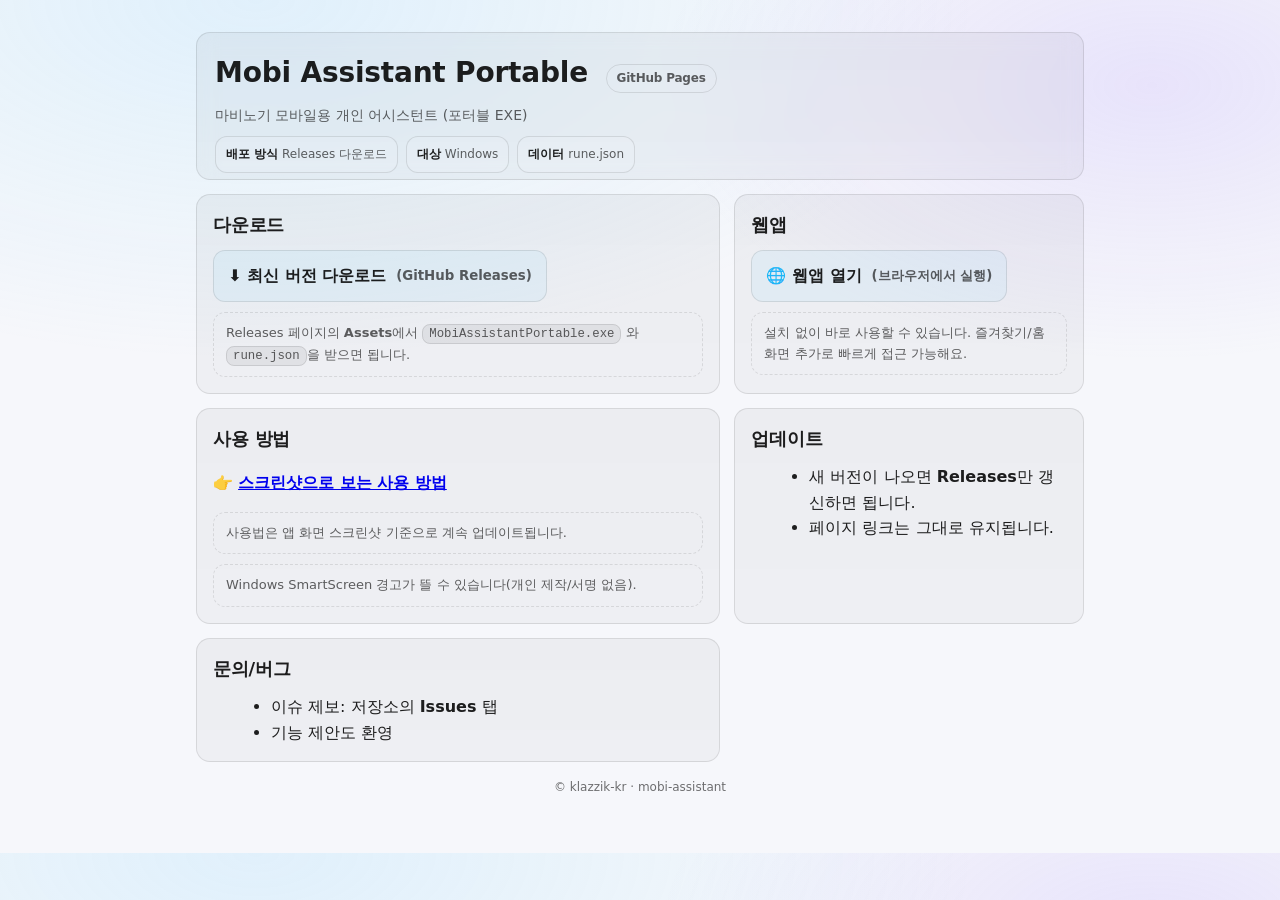
<file: index.html>
<!doctype html>
<html lang="ko">
<head>
  <meta charset="utf-8" />
  <meta name="viewport" content="width=device-width,initial-scale=1" />
  <title>Mobi Assistant Portable</title>

  <style>
    :root{
      /* 기본은 다크 톤 */
      color-scheme: dark;
      --bg: #0b0f19;
      --panel: rgba(255,255,255,0.06);
      --panel2: rgba(255,255,255,0.04);
      --text: rgba(255,255,255,0.92);
      --muted: rgba(255,255,255,0.68);
      --line: rgba(255,255,255,0.12);
      --accent: #7dd3fc;
      --accent2: #a78bfa;
      --ok: #34d399;
      --warn: #fbbf24;
      --radius: 14px;
    }

    /* 시스템이 라이트면 자동으로 라이트로 */
    @media (prefers-color-scheme: light){
      :root{
        color-scheme: light;
        --bg: #f6f7fb;
        --panel: rgba(0,0,0,0.04);
        --panel2: rgba(0,0,0,0.03);
        --text: rgba(0,0,0,0.88);
        --muted: rgba(0,0,0,0.62);
        --line: rgba(0,0,0,0.10);
        --accent: #0369a1;
        --accent2: #6d28d9;
        --ok: #059669;
        --warn: #b45309;
      }
    }

    *{ box-sizing:border-box; }
    body{
      margin:0;
      font-family: system-ui, -apple-system, "Segoe UI", "Apple SD Gothic Neo", "Noto Sans KR", Arial, sans-serif;
      background: radial-gradient(1200px 600px at 20% 0%, rgba(125,211,252,0.18), transparent 60%),
                  radial-gradient(900px 500px at 90% 10%, rgba(167,139,250,0.18), transparent 55%),
                  var(--bg);
      color: var(--text);
      line-height: 1.6;
    }

    .wrap{
      max-width: 920px;
      margin: 0 auto;
      padding: 32px 16px 56px;
    }

    header{
      padding: 18px 18px 6px;
      border: 1px solid var(--line);
      border-radius: var(--radius);
      background: linear-gradient(180deg, var(--panel), var(--panel2));
      backdrop-filter: blur(10px);
    }

    h1{
      margin: 0 0 8px;
      font-size: 28px;
      letter-spacing: -0.2px;
    }
    .sub{
      margin: 0 0 10px;
      color: var(--muted);
      font-size: 14px;
    }

    .grid{
      margin-top: 14px;
      display: grid;
      grid-template-columns: 1.2fr 0.8fr;
      gap: 14px;
    }
    @media (max-width: 820px){
      .grid{ grid-template-columns: 1fr; }
    }

    .card{
      border: 1px solid var(--line);
      border-radius: var(--radius);
      background: linear-gradient(180deg, var(--panel), var(--panel2));
      padding: 16px;
    }

    h2{
      margin: 0 0 10px;
      font-size: 18px;
      letter-spacing: -0.2px;
    }

    .btn{
      display: inline-flex;
      align-items: center;
      gap: 10px;
      padding: 12px 14px;
      border-radius: 12px;
      border: 1px solid var(--line);
      text-decoration: none;
      color: var(--text);
      background: rgba(125,211,252,0.10);
      transition: transform .05s ease, background .15s ease, border-color .15s ease;
      font-weight: 700;
    }
    .btn:hover{
      background: rgba(125,211,252,0.18);
      border-color: rgba(125,211,252,0.35);
      transform: translateY(-1px);
    }
    .btn small{
      font-weight: 600;
      color: var(--muted);
    }

    .pill{
      display:inline-block;
      padding: 4px 10px;
      border-radius: 999px;
      border: 1px solid var(--line);
      color: var(--muted);
      font-size: 12px;
      margin-left: 8px;
    }

    ol, ul{ margin: 10px 0 0 18px; }
    code{
      font-family: ui-monospace, SFMono-Regular, Menlo, Monaco, Consolas, "Liberation Mono", monospace;
      font-size: 0.95em;
      background: rgba(0,0,0,0.22);
      padding: 2px 6px;
      border-radius: 8px;
      border: 1px solid var(--line);
    }
    @media (prefers-color-scheme: light){
      code{ background: rgba(0,0,0,0.06); }
    }

    .note{
      margin-top: 10px;
      padding: 10px 12px;
      border-radius: 12px;
      border: 1px dashed var(--line);
      color: var(--muted);
      background: rgba(255,255,255,0.03);
      font-size: 13px;
    }

    footer{
      margin-top: 16px;
      color: var(--muted);
      font-size: 12px;
      text-align: center;
      opacity: .9;
    }

    .kvs{
      display:flex;
      flex-wrap: wrap;
      gap: 8px;
      margin-top: 10px;
    }
    .kv{
      padding: 8px 10px;
      border: 1px solid var(--line);
      border-radius: 12px;
      background: rgba(255,255,255,0.03);
      color: var(--muted);
      font-size: 12px;
    }
    .kv b{ color: var(--text); }
  </style>
</head>

<body>
  <div class="wrap">
    <header>
      <h1>Mobi Assistant Portable <span class="pill">GitHub Pages</span></h1>
      <p class="sub">마비노기 모바일용 개인 어시스턴트 (포터블 EXE)</p>

      <div class="kvs">
        <div class="kv"><b>배포 방식</b> Releases 다운로드</div>
        <div class="kv"><b>대상</b> Windows</div>
        <div class="kv"><b>데이터</b> rune.json</div>
      </div>
    </header>

    <div class="grid">
      <section class="card">
        <h2>다운로드</h2>
        <a class="btn" href="https://github.com/klazzik-kr/mobi-assistant/releases/latest">
          ⬇ 최신 버전 다운로드
          <small>(GitHub Releases)</small>
        </a>

        <div class="note">
          Releases 페이지의 <b>Assets</b>에서 <code>MobiAssistantPortable.exe</code> 와 <code>rune.json</code>을 받으면 됩니다.
        </div>
      </section>

      <section class="card">
        <h2>웹앱</h2>
        <a class="btn" href="./app/">
          🌐 웹앱 열기
          <small>(브라우저에서 실행)</small>
        </a>

        <div class="note">
          설치 없이 바로 사용할 수 있습니다. 즐겨찾기/홈화면 추가로 빠르게 접근 가능해요.
        </div>
      </section>

      <section class="card">
        <h2>사용 방법</h2>
        <p>
          👉 <a href="./usage.html"><b>스크린샷으로 보는 사용 방법</b></a>
        </p>
        <div class="note">
          사용법은 앱 화면 스크린샷 기준으로 계속 업데이트됩니다.
        </div>

        <div class="note">
          Windows SmartScreen 경고가 뜰 수 있습니다(개인 제작/서명 없음).
        </div>
      </section>

      <section class="card">
        <h2>업데이트</h2>
        <ul>
          <li>새 버전이 나오면 <b>Releases</b>만 갱신하면 됩니다.</li>
          <li>페이지 링크는 그대로 유지됩니다.</li>
        </ul>
      </section>

      <section class="card">
        <h2>문의/버그</h2>
        <ul>
          <li>이슈 제보: 저장소의 <b>Issues</b> 탭</li>
          <li>기능 제안도 환영</li>
        </ul>
      </section>
    </div>

    <footer>
      © klazzik-kr · mobi-assistant
    </footer>
  </div>
</body>
</html>
</file>
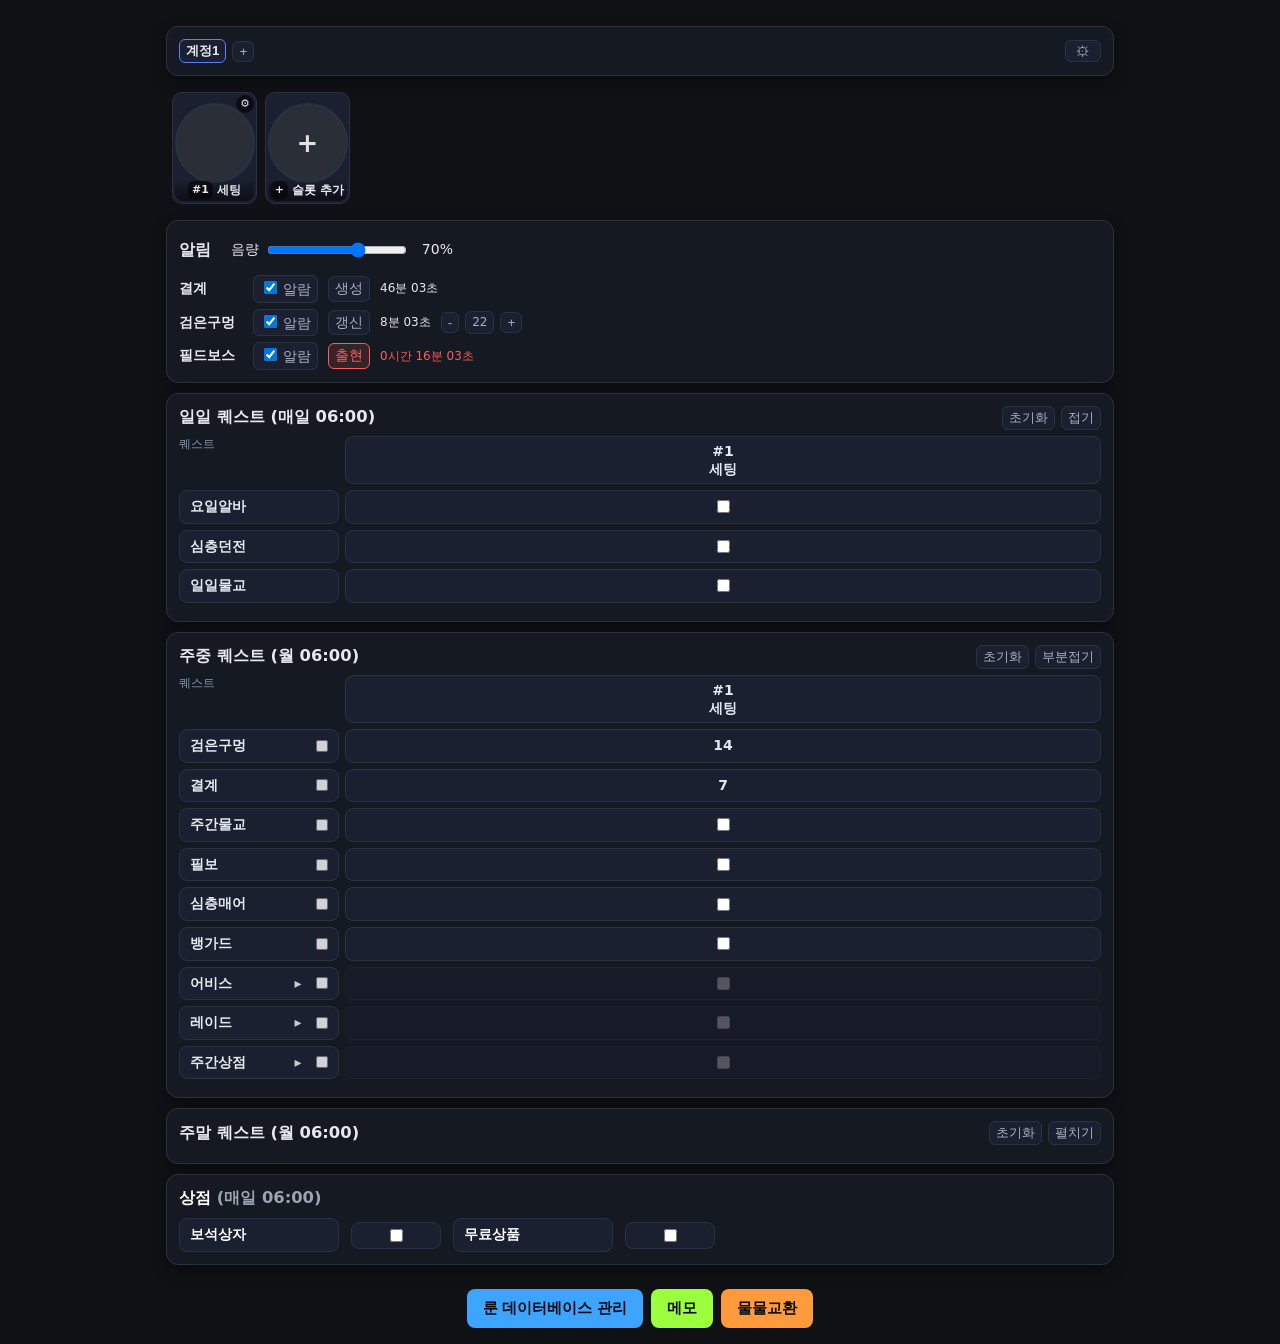
<file: app/index.html>
<!doctype html>
<html lang="ko">
<head>
    <meta charset="UTF-8" />
    <meta name="viewport" content="width=device-width, initial-scale=1.0" />
    <meta name="theme-color" content="#0f1115" />
    <title>게임 어시스턴스</title>
  <script type="module" crossorigin src="./assets/index-DM8sUW6i.js"></script>
  <link rel="stylesheet" crossorigin href="./assets/index-BHez_eud.css">
</head>
<body>
    <div id="root"></div>
</body>
</html>
</file>
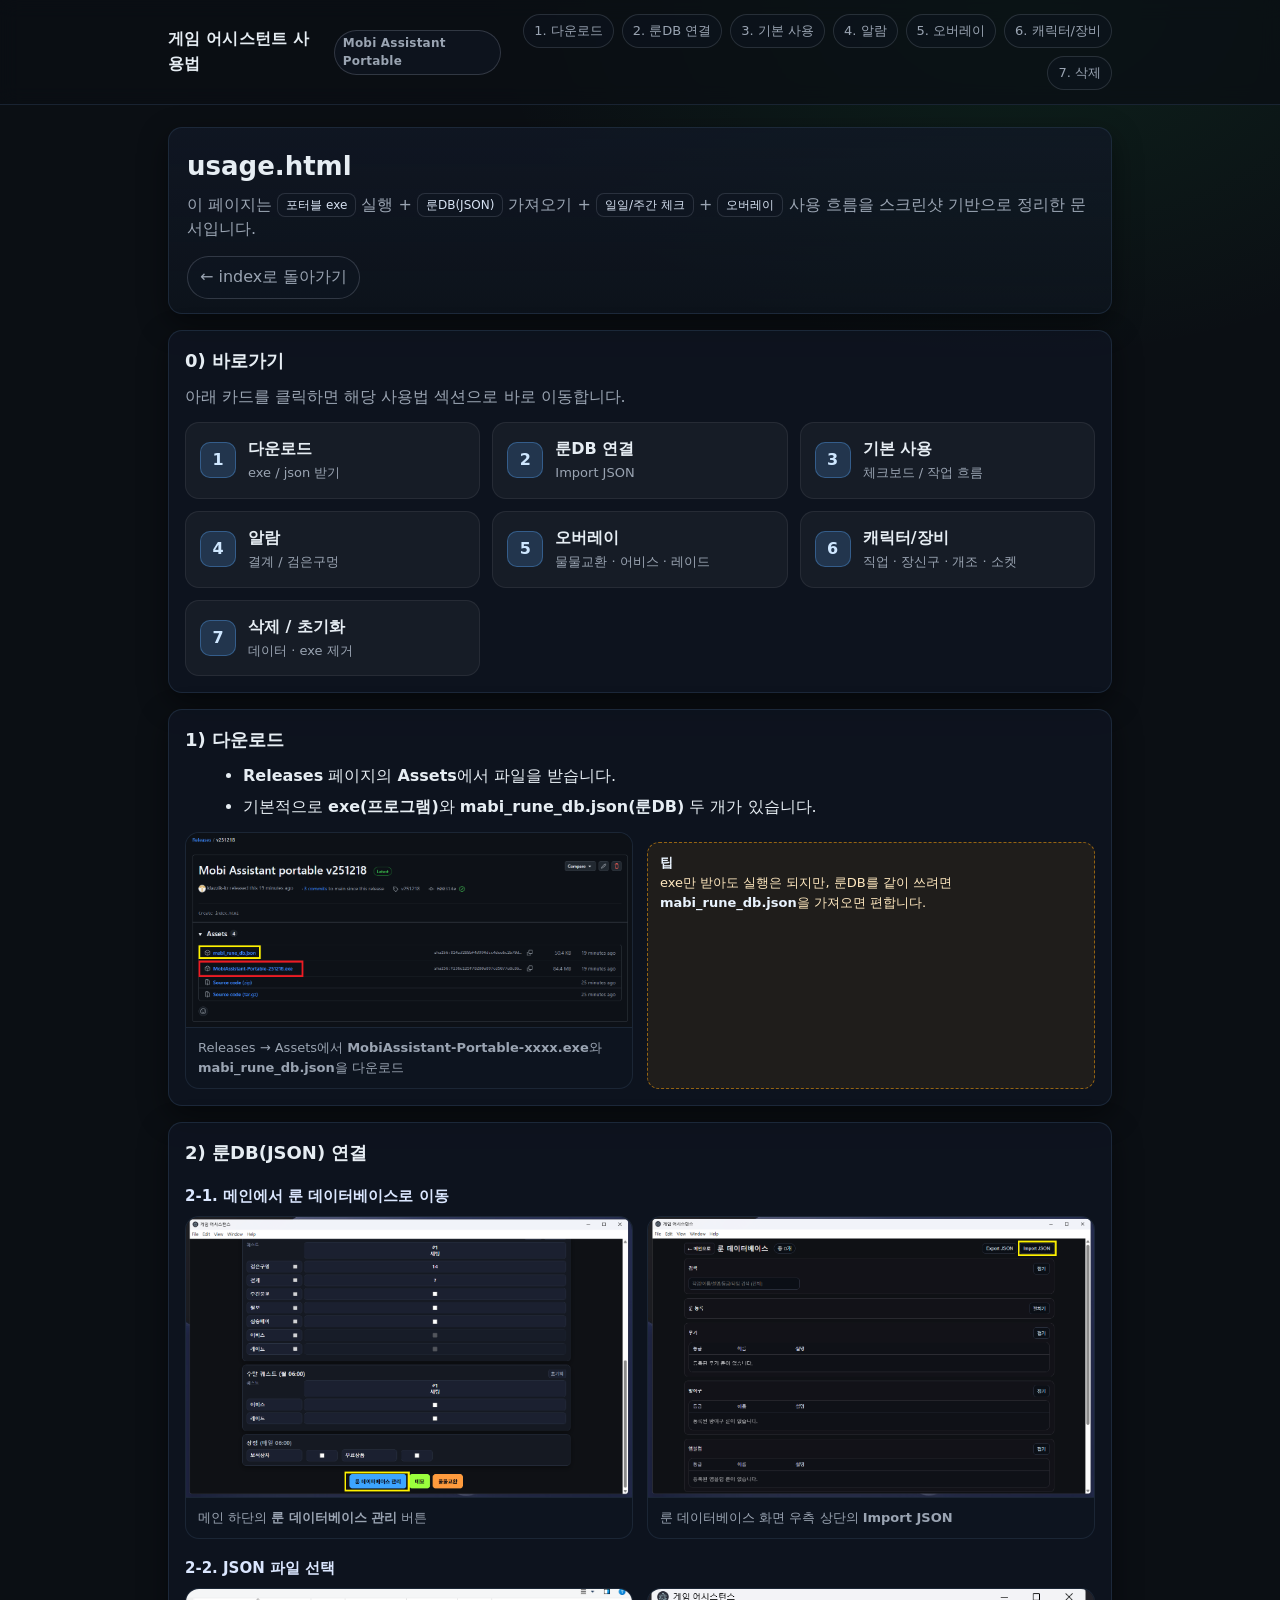
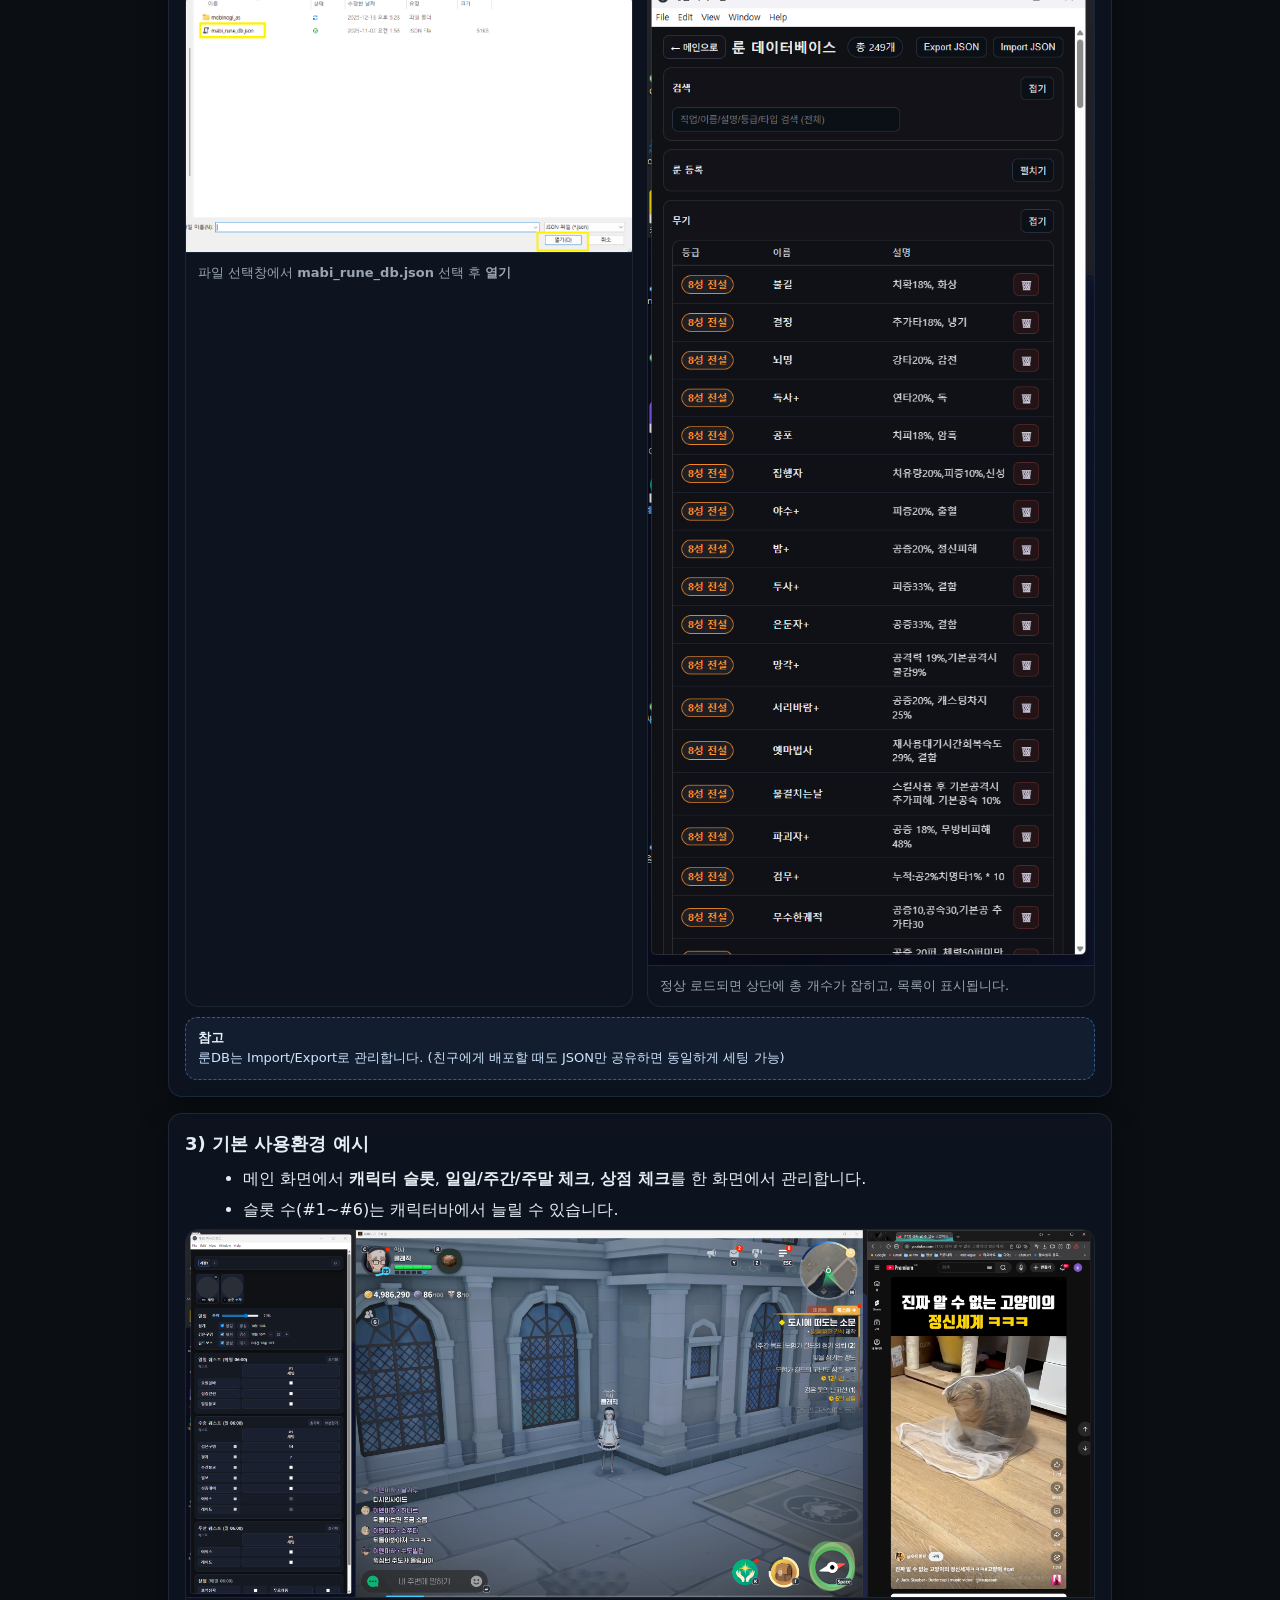
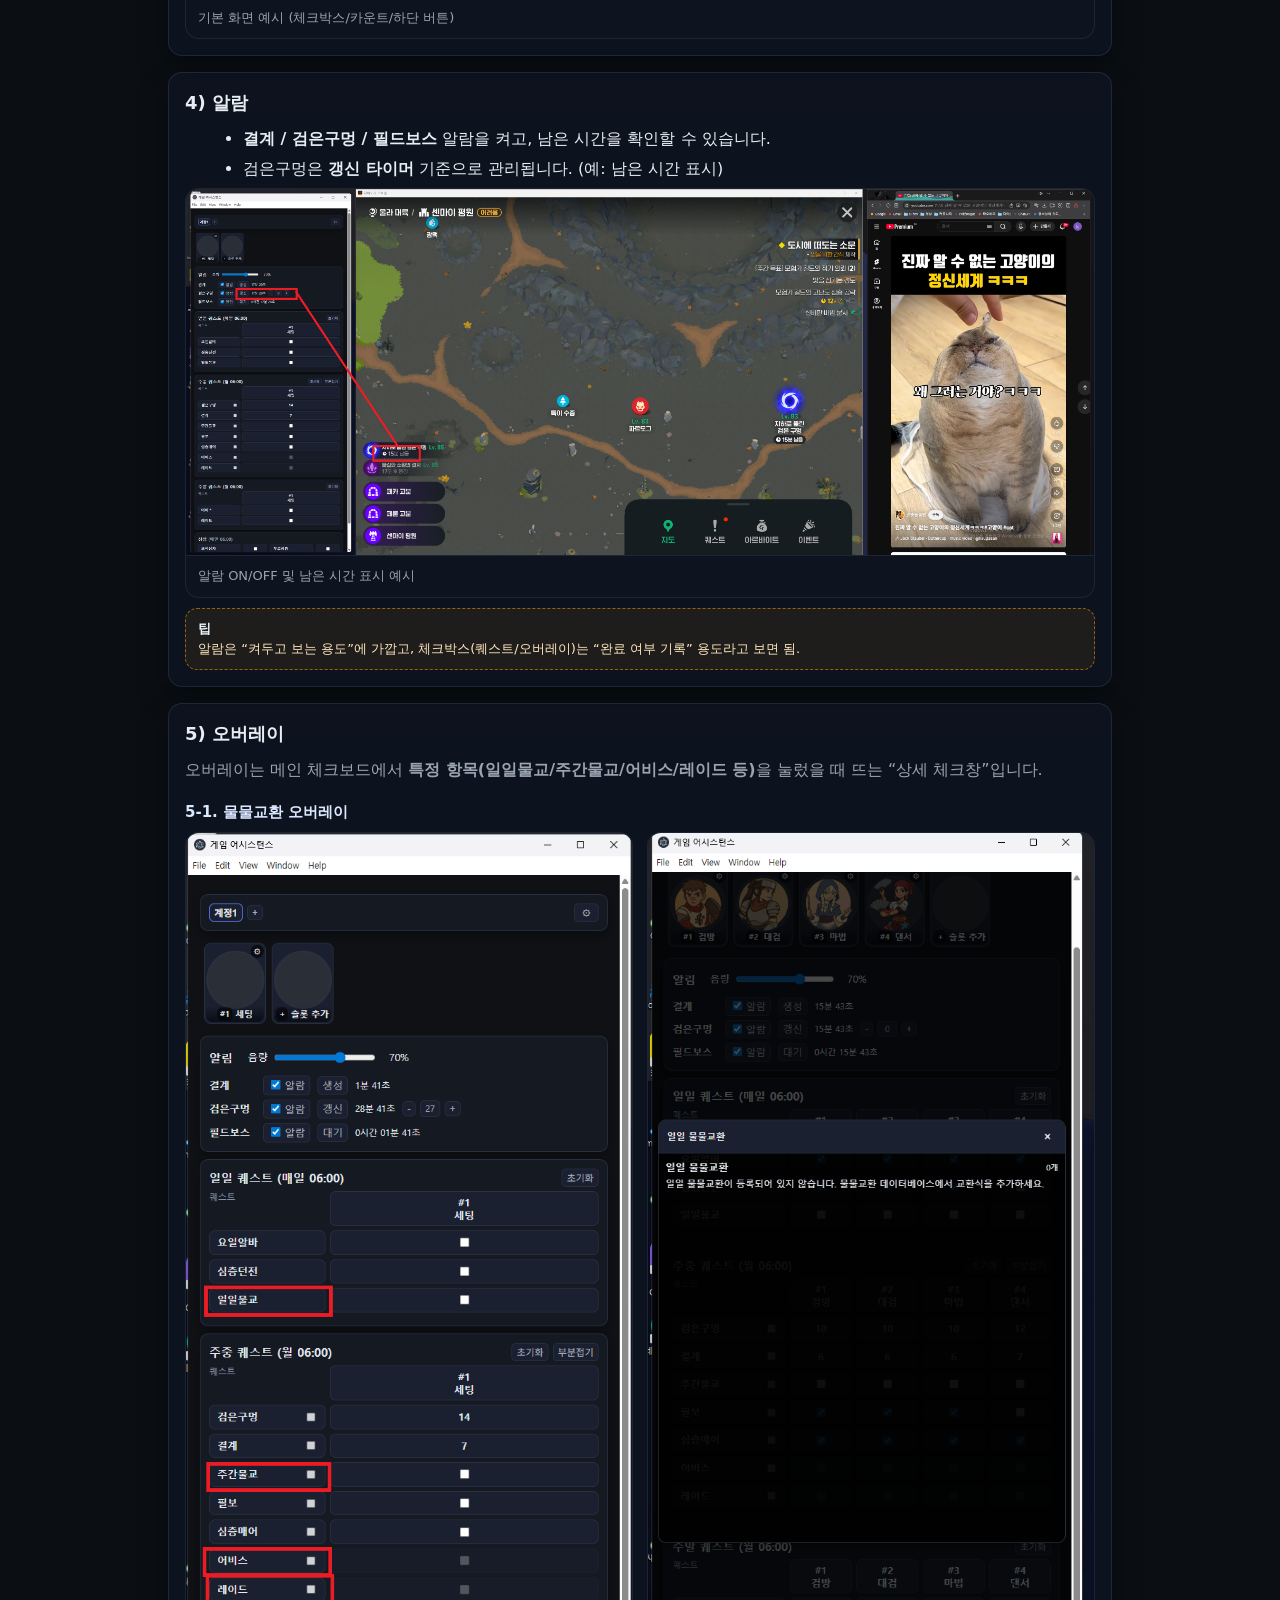
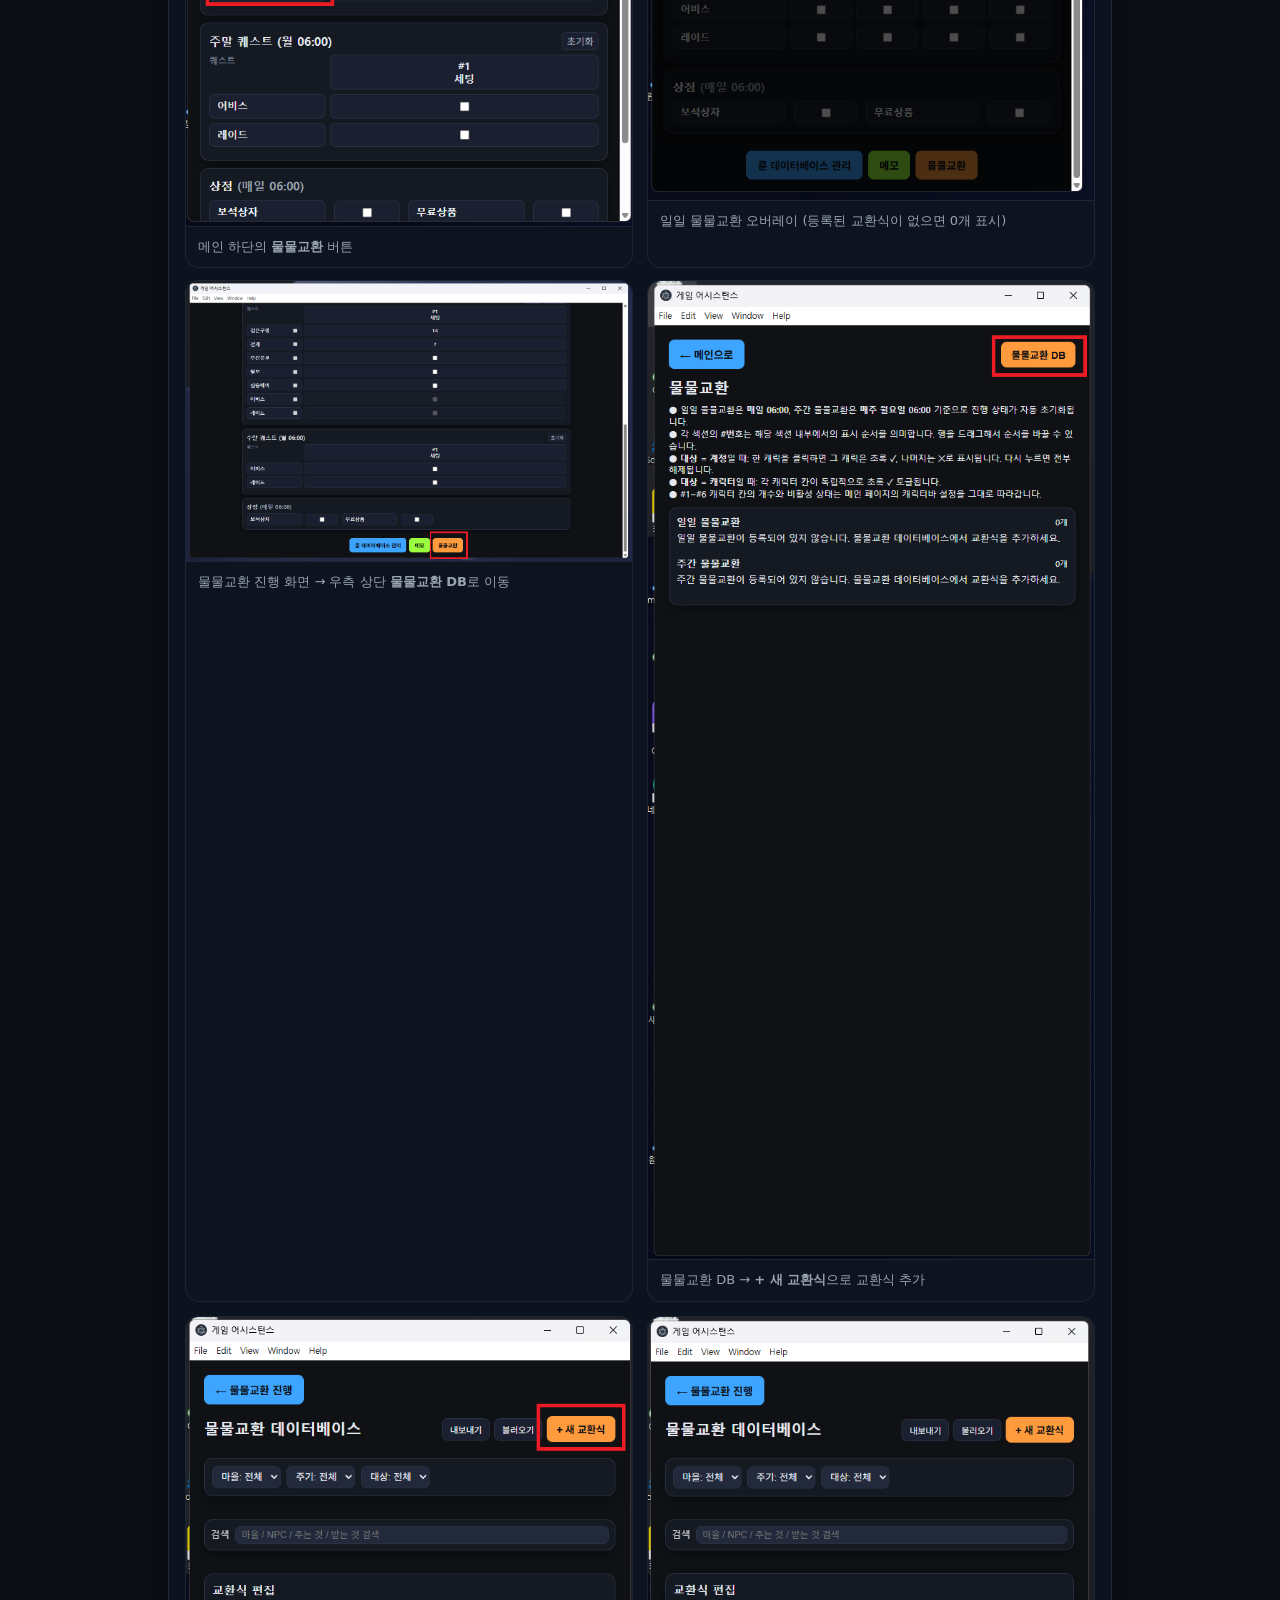
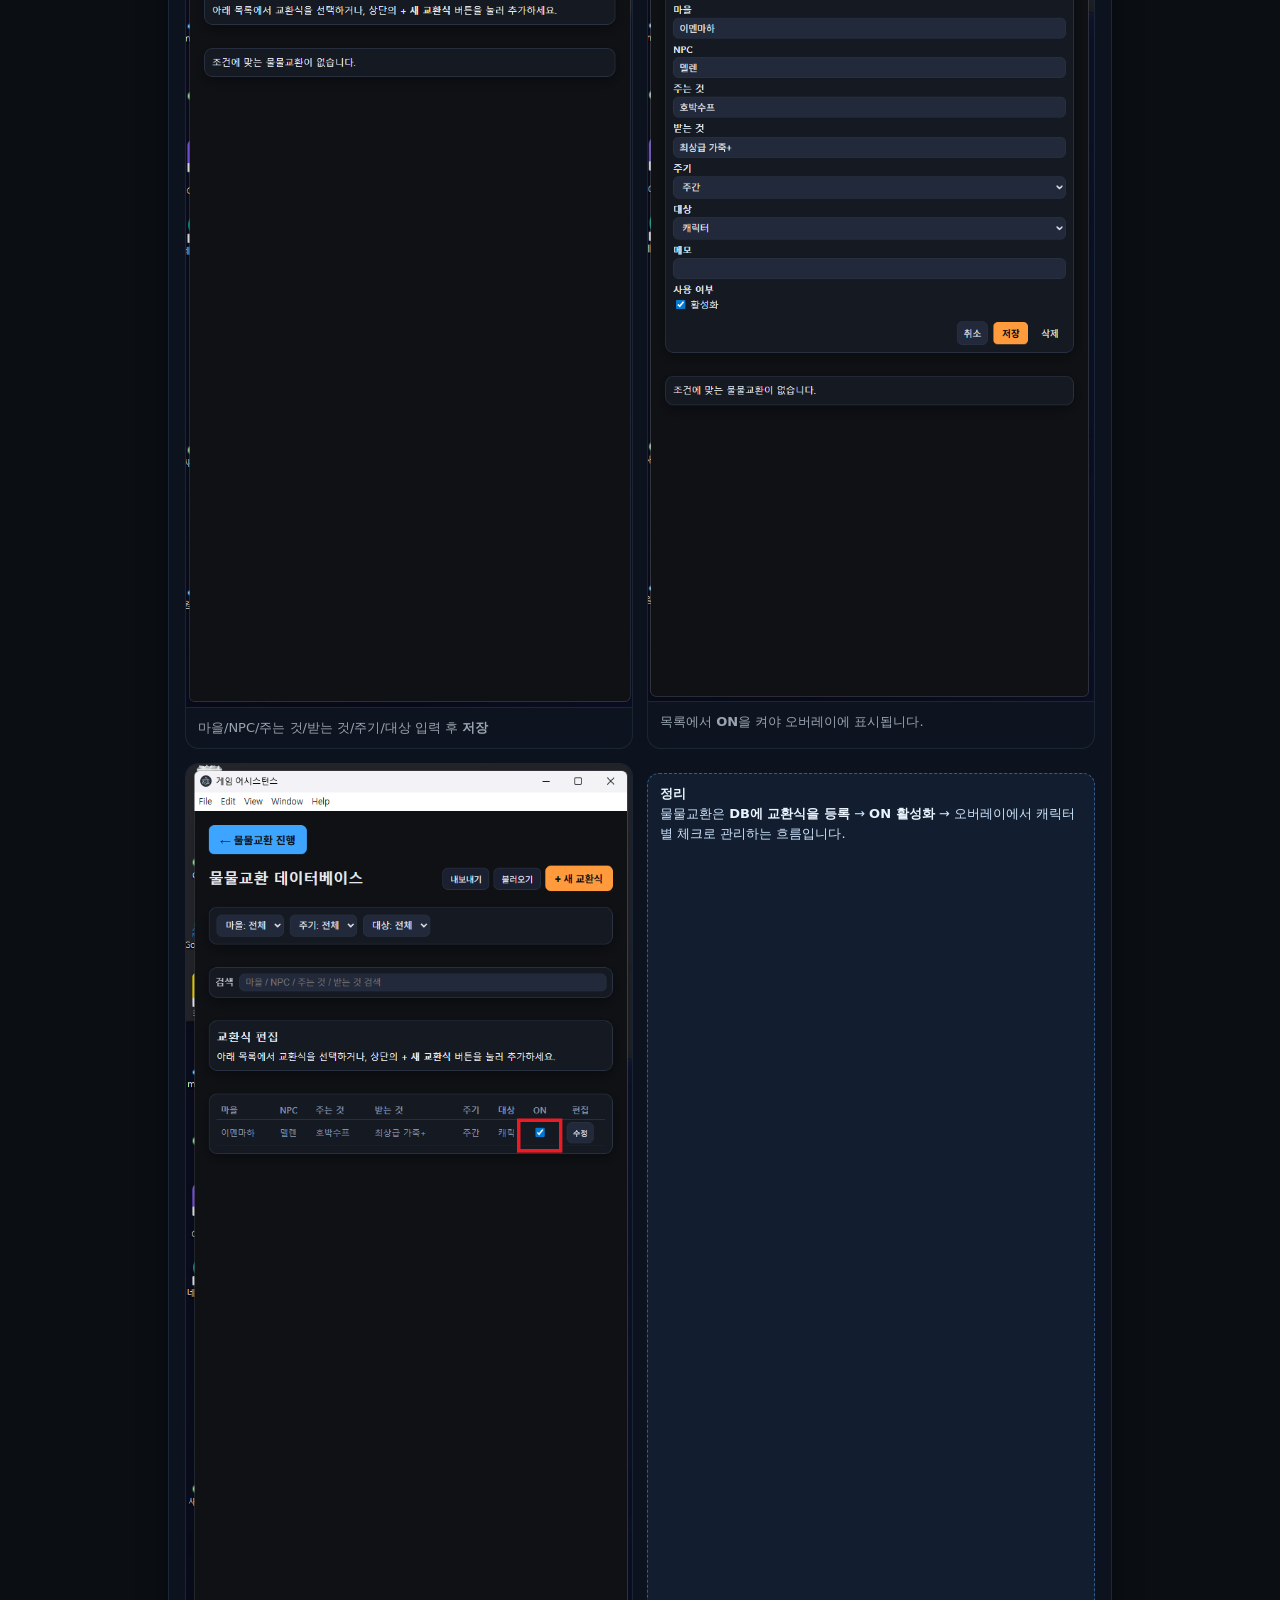
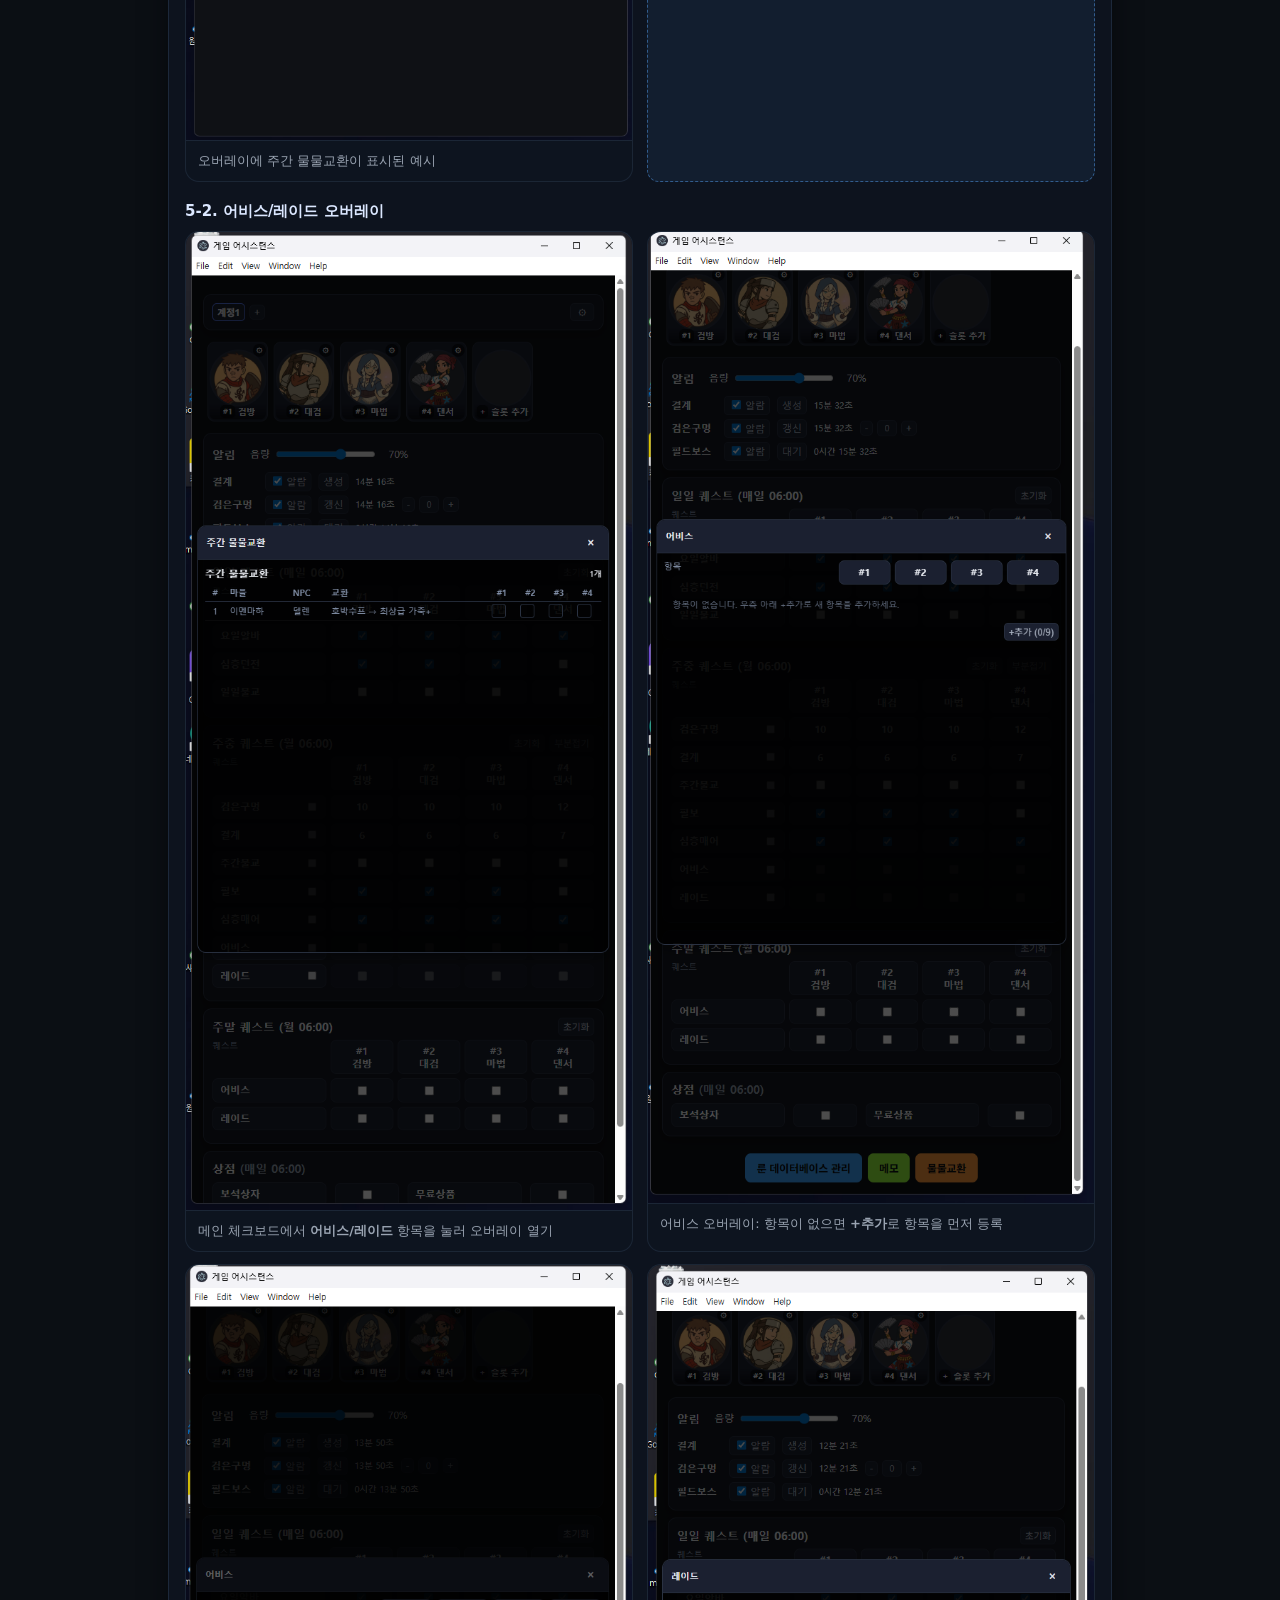
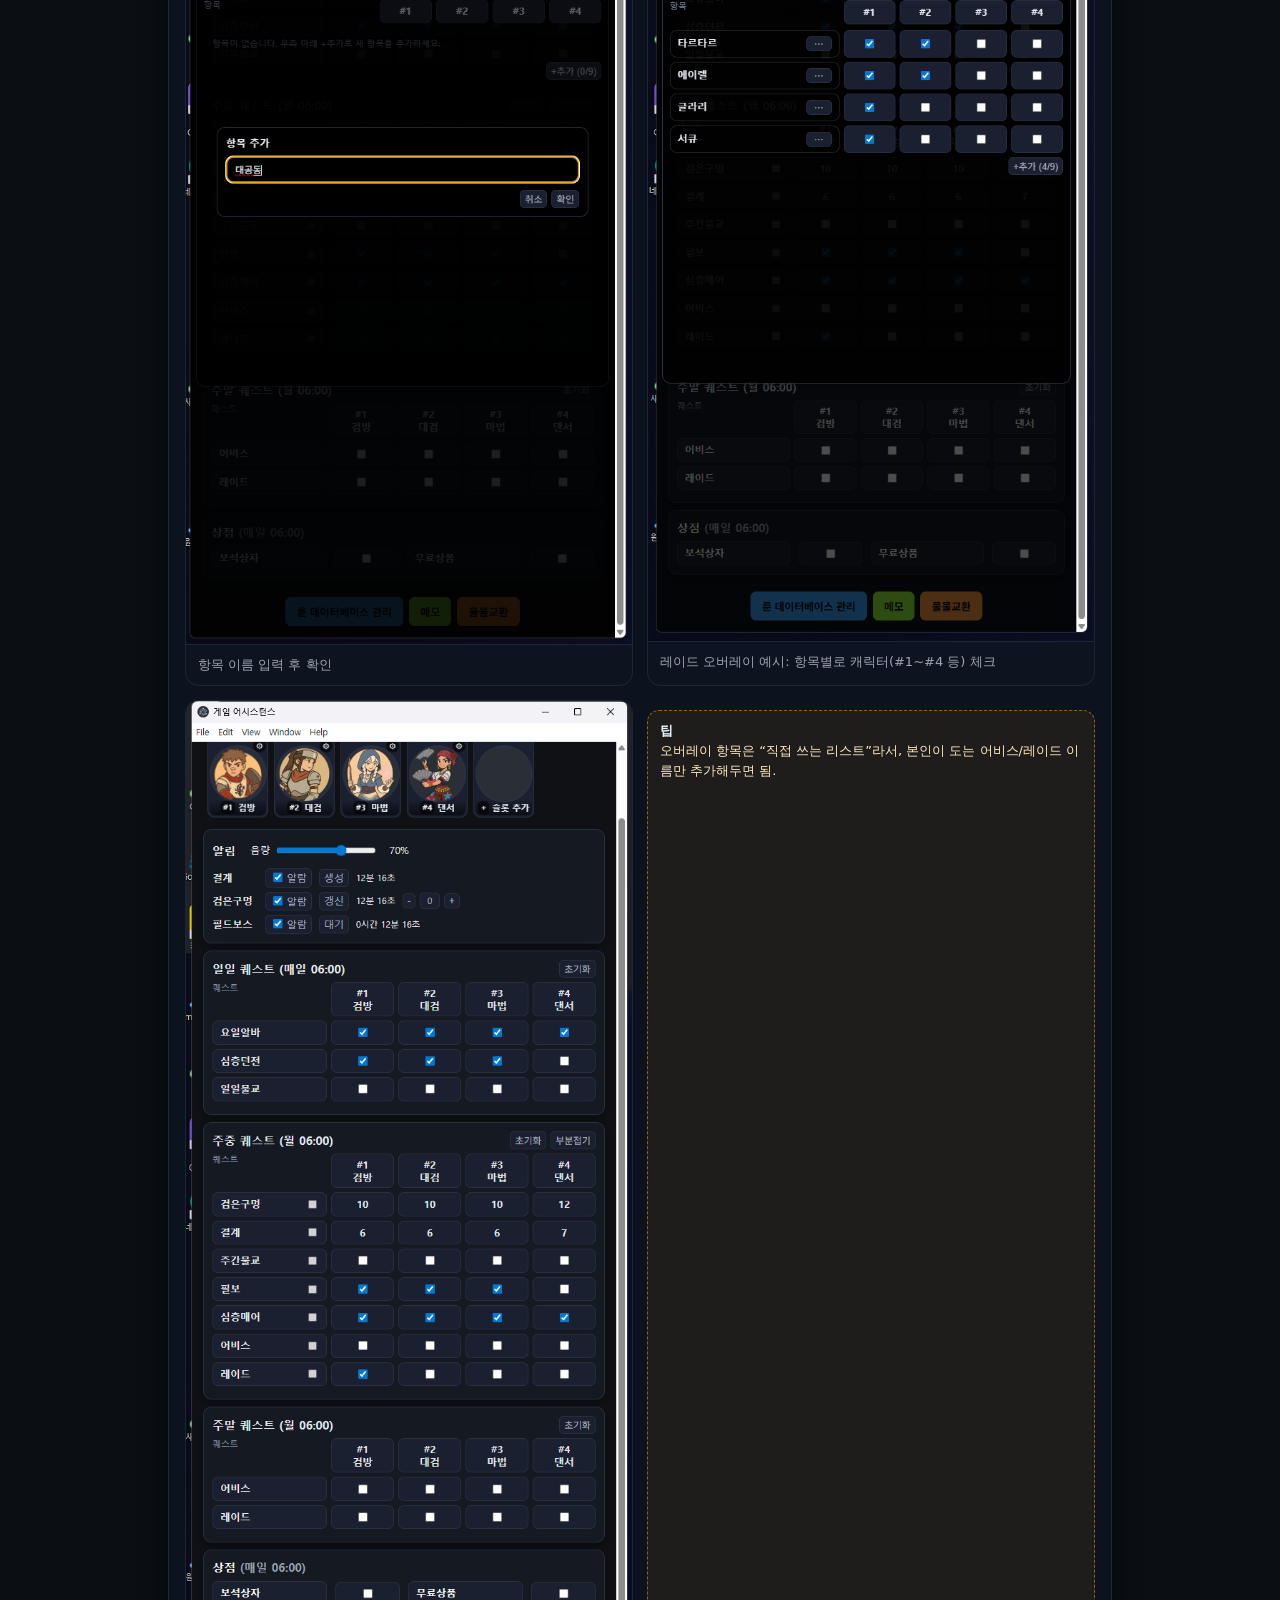
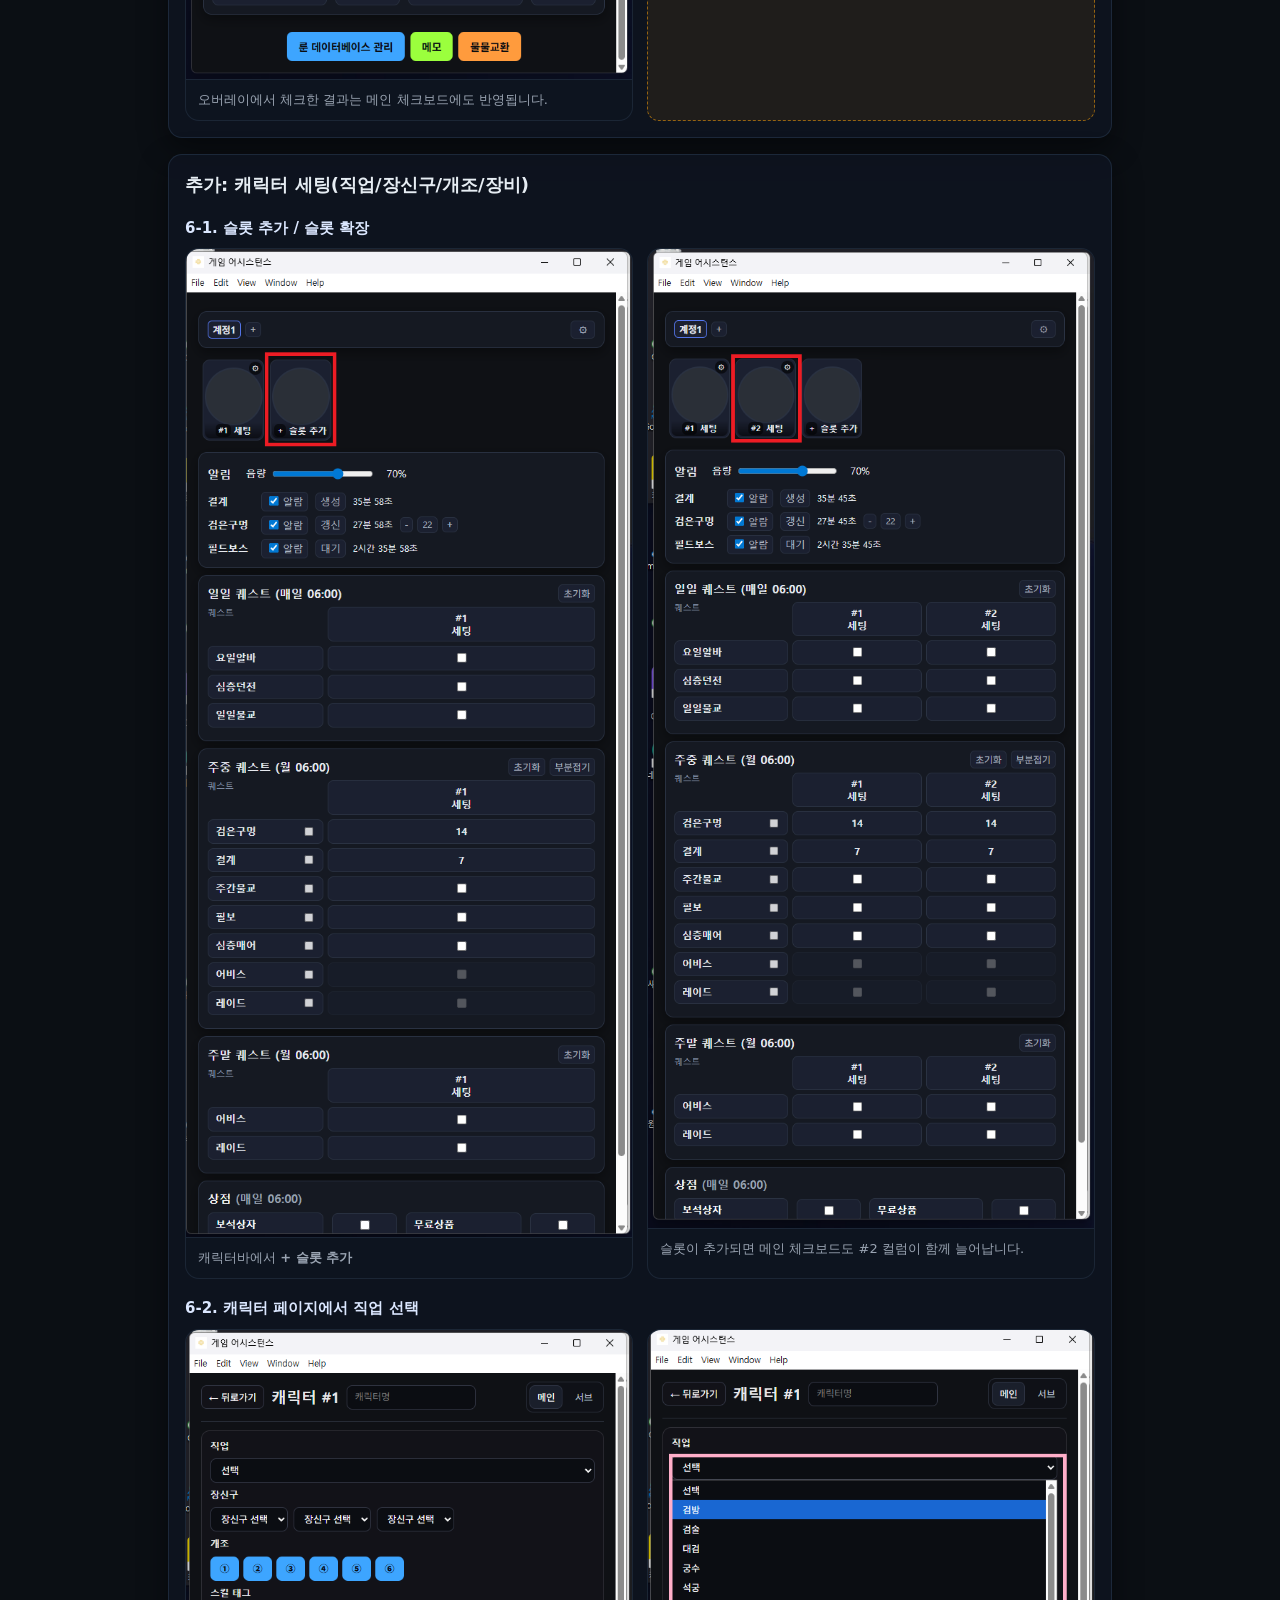
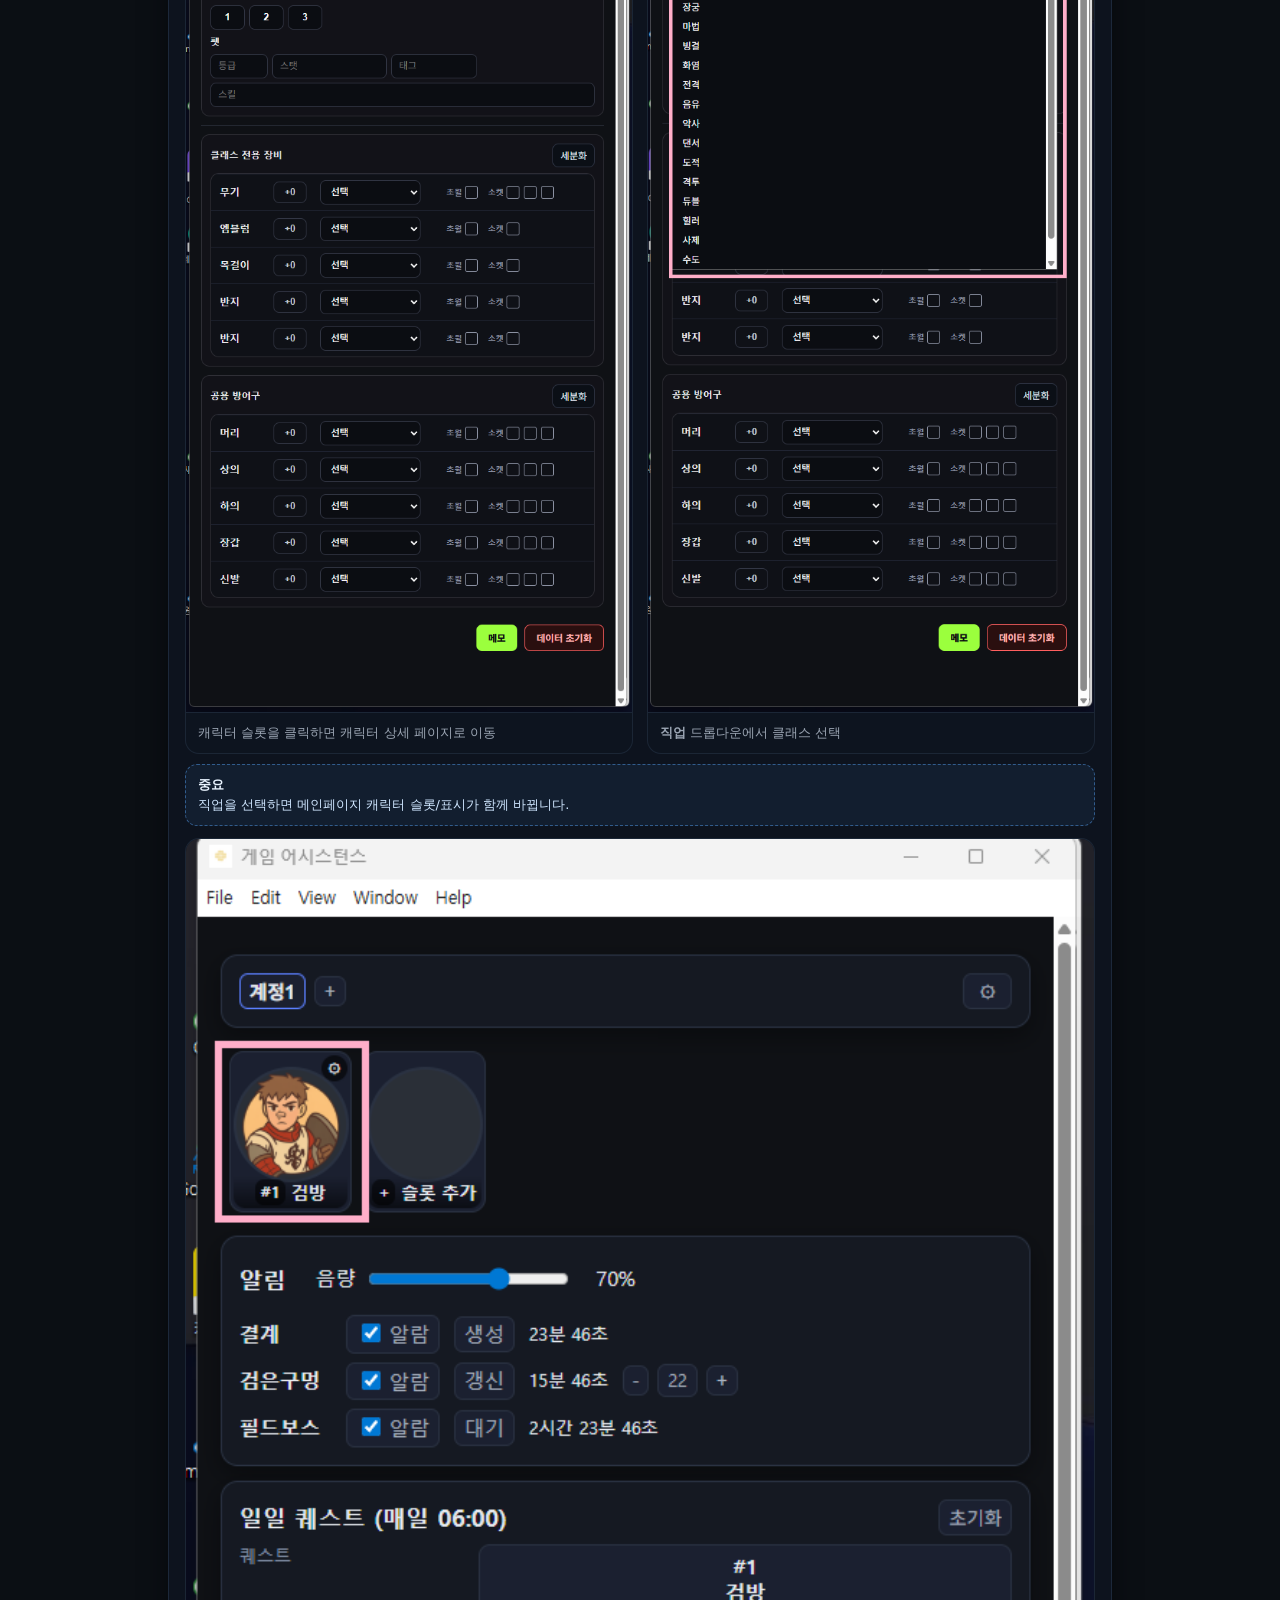
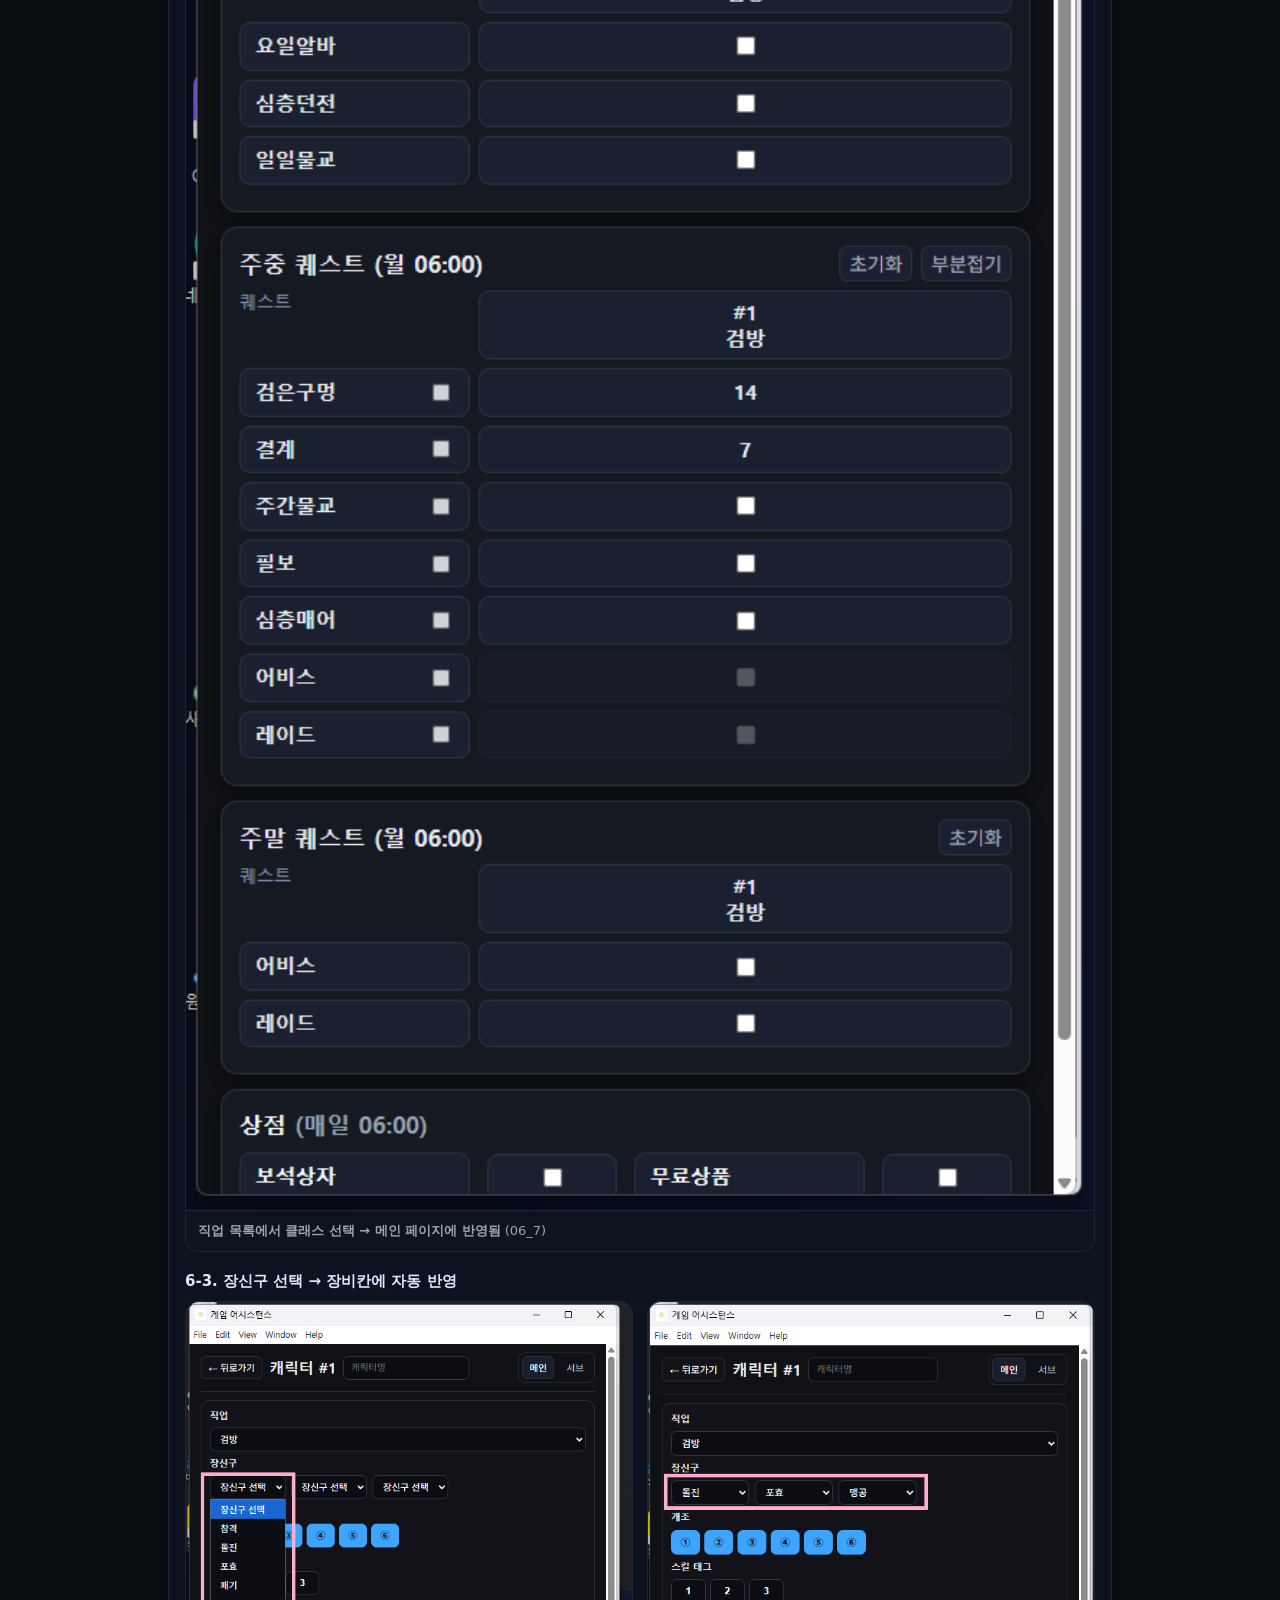
<file: usage.html>
<!doctype html>
<html lang="ko">
<head>
  <meta charset="utf-8" />
  <meta name="viewport" content="width=device-width,initial-scale=1" />
  <title>Mobi Assistant 사용법</title>
  <style>
    :root{
      --bg:#0b0f14;
      --panel:#111826;
      --panel2:#0f1722;
      --text:#e6edf3;
      --muted:#9aa4b2;
      --line:#223043;
      --accent:#5aa9ff;
      --accent2:#22c55e;
      --warn:#f59e0b;
      --danger:#ef4444;
      --shadow: 0 10px 30px rgba(0,0,0,.45);
      --radius: 14px;
      --max: 980px;
    }
    *{box-sizing:border-box}
    body{
      margin:0;
      font-family: ui-sans-serif, system-ui, -apple-system, Segoe UI, Roboto, "Noto Sans KR", "Apple SD Gothic Neo", "Malgun Gothic", Arial, sans-serif;
      background: radial-gradient(1200px 700px at 20% -10%, rgba(90,169,255,.18), transparent 55%),
                  radial-gradient(900px 600px at 80% 0%, rgba(34,197,94,.10), transparent 60%),
                  var(--bg);
      color:var(--text);
      line-height:1.55;
    }
    a{color:var(--accent); text-decoration:none}
    a:hover{text-decoration:underline}
    header{
      position:sticky; top:0; z-index:20;
      backdrop-filter: blur(10px);
      background: rgba(11,15,20,.72);
      border-bottom:1px solid rgba(34,48,67,.65);
    }
    .top{
      max-width:var(--max);
      margin:0 auto;
      padding:14px 18px;
      display:flex;
      align-items:center;
      gap:12px;
      justify-content:space-between;
    }
    .brand{
      display:flex; align-items:center; gap:10px;
      font-weight:800;
      letter-spacing:.2px;
    }
    .badge{
      font-size:12px;
      color:var(--muted);
      border:1px solid rgba(154,164,178,.25);
      padding:3px 8px;
      border-radius:999px;
      background: rgba(17,24,38,.6);
    }
    .nav{
      display:flex; flex-wrap:wrap;
      gap:8px;
      justify-content:flex-end;
    }
    .nav a{
      font-size:13px;
      color:var(--muted);
      border:1px solid rgba(154,164,178,.20);
      padding:6px 10px;
      border-radius:999px;
      background: rgba(17,24,38,.35);
    }
    .nav a:hover{color:var(--text); border-color: rgba(90,169,255,.45)}
    main{
      max-width:var(--max);
      margin:0 auto;
      padding:22px 18px 60px;
    }
    .hero{
      border:1px solid rgba(34,48,67,.75);
      background: linear-gradient(180deg, rgba(17,24,38,.78), rgba(15,23,34,.55));
      border-radius: var(--radius);
      box-shadow: var(--shadow);
      padding:18px 18px 14px;
    }
    .hero h1{margin:0 0 6px; font-size:26px}
    .hero p{margin:0; color:var(--muted)}
    .card{
      margin-top:16px;
      border:1px solid rgba(34,48,67,.75);
      background: rgba(17,24,38,.58);
      border-radius: var(--radius);
      box-shadow: var(--shadow);
      padding:16px;
    }
    .card h2{margin:0 0 10px; font-size:18px}
    .card h3{margin:18px 0 8px; font-size:15px; color:#dbe7ff}
    .hint{
      margin:10px 0 0;
      padding:10px 12px;
      border-radius:12px;
      border:1px dashed rgba(90,169,255,.45);
      background: rgba(90,169,255,.08);
      color:#cfe6ff;
      font-size:13px;
    }
    .hint b{color:#eaf4ff}
    .warn{
      border:1px dashed rgba(245,158,11,.55);
      background: rgba(245,158,11,.08);
      color:#ffe8bf;
    }
    .danger{
      border:1px dashed rgba(239,68,68,.55);
      background: rgba(239,68,68,.08);
      color:#ffd0d0;
    }
    ul{margin:8px 0 0 18px; color:var(--text)}
    li{margin:6px 0}
    .grid{
      display:grid;
      grid-template-columns: 1fr;
      gap:14px;
      margin-top:12px;
    }
    figure{
      margin:0;
      border:1px solid rgba(34,48,67,.65);
      border-radius: 14px;
      overflow:hidden;
      background: rgba(15,23,34,.55);
    }
    figure img{
      width:100%;
      display:block;
      background:#0a0f16;
    }
    figcaption{
      padding:10px 12px;
      border-top:1px solid rgba(34,48,67,.65);
      color:var(--muted);
      font-size:13px;
    }
    .two{
      display:grid;
      grid-template-columns: 1fr;
      gap:14px;
    }
    @media (min-width: 900px){
      .two{ grid-template-columns: 1fr 1fr; }
      .grid{ grid-template-columns: 1fr 1fr; }
    }
    .footer{
      margin-top:18px;
      color:var(--muted);
      font-size:13px;
      text-align:center;
    }
    .back{
      display:inline-flex;
      align-items:center;
      gap:8px;
      margin-top:14px;
      padding:8px 12px;
      border-radius:999px;
      border:1px solid rgba(154,164,178,.25);
      background: rgba(17,24,38,.35);
      color:var(--muted);
    }
    .back:hover{color:var(--text); border-color: rgba(90,169,255,.45); text-decoration:none}
    .k{
      display:inline-block;
      padding:2px 8px;
      border-radius:8px;
      border:1px solid rgba(154,164,178,.20);
      background: rgba(15,23,34,.6);
      color:#d7e2f2;
      font-size:12px;
      vertical-align:middle;
    }

    /* ===== 0) 바로가기 카드 (추가) ===== */
    .toc-grid{
      display:grid;
      grid-template-columns: repeat(auto-fit, minmax(220px, 1fr));
      gap:12px;
      margin-top:12px;
    }
    .toc-card{
      display:flex;
      align-items:center;
      gap:12px;
      padding:14px 14px;
      border-radius:14px;
      background: rgba(255,255,255,0.04);
      border:1px solid rgba(255,255,255,0.07);
      text-decoration:none;
      transition: transform .08s ease, background .08s ease, border-color .08s ease;
    }
    .toc-card:hover{
      transform: translateY(-1px);
      background: rgba(255,255,255,0.06);
      border-color: rgba(90,169,255,.45);
      text-decoration:none;
    }
    .toc-num{
      width:36px;
      height:36px;
      border-radius:10px;
      display:flex;
      align-items:center;
      justify-content:center;
      font-weight:800;
      background: rgba(90,169,255,.18);
      border:1px solid rgba(90,169,255,.35);
      color:#cfe7ff;
      flex:0 0 auto;
    }
    .toc-title{
      font-weight:800;
      color:var(--text);
    }
    .toc-desc{
      font-size:13px;
      color:var(--muted);
      margin-top:2px;
    }

    /* (추가) 삭제 섹션 경로 표시용 */
    .path{
      margin-top:6px;
      padding:10px 12px;
      border-radius:12px;
      border:1px dashed rgba(90,169,255,.35);
      background: rgba(90,169,255,.06);
      color:#cfe6ff;
      font-size:13px;
      overflow:auto;
      white-space:pre;
    }
  </style>
</head>

<body>
<header>
  <div class="top">
    <div class="brand">
      <span>게임 어시스턴트 사용법</span>
      <span class="badge">Mobi Assistant Portable</span>
    </div>
    <nav class="nav">
      <a href="#download">1. 다운로드</a>
      <a href="#runedb">2. 룬DB 연결</a>
      <a href="#basic">3. 기본 사용</a>
      <a href="#alarm">4. 알람</a>
      <a href="#overlay">5. 오버레이</a>
      <a href="#character">6. 캐릭터/장비</a>
      <a href="#remove">7. 삭제</a>
    </nav>
  </div>
</header>

<main>
  <section class="hero">
    <h1>usage.html</h1>
    <p>
      이 페이지는 <span class="k">포터블 exe</span> 실행 + <span class="k">룬DB(JSON)</span> 가져오기 +
      <span class="k">일일/주간 체크</span> + <span class="k">오버레이</span> 사용 흐름을 스크린샷 기반으로 정리한 문서입니다.
    </p>
    <a class="back" href="./index.html">← index로 돌아가기</a>
  </section>

  <!-- ✅ 0) 바로가기 카드 섹션 (추가) -->
  <section class="card">
    <h2 id="toc">0) 바로가기</h2>
    <p style="margin:0;color:var(--muted)">
      아래 카드를 클릭하면 해당 사용법 섹션으로 바로 이동합니다.
    </p>

    <div class="toc-grid">
      <a class="toc-card" href="#download">
        <div class="toc-num">1</div>
        <div>
          <div class="toc-title">다운로드</div>
          <div class="toc-desc">exe / json 받기</div>
        </div>
      </a>

      <a class="toc-card" href="#runedb">
        <div class="toc-num">2</div>
        <div>
          <div class="toc-title">룬DB 연결</div>
          <div class="toc-desc">Import JSON</div>
        </div>
      </a>

      <a class="toc-card" href="#basic">
        <div class="toc-num">3</div>
        <div>
          <div class="toc-title">기본 사용</div>
          <div class="toc-desc">체크보드 / 작업 흐름</div>
        </div>
      </a>

      <a class="toc-card" href="#alarm">
        <div class="toc-num">4</div>
        <div>
          <div class="toc-title">알람</div>
          <div class="toc-desc">결계 / 검은구멍</div>
        </div>
      </a>

      <a class="toc-card" href="#overlay">
        <div class="toc-num">5</div>
        <div>
          <div class="toc-title">오버레이</div>
          <div class="toc-desc">물물교환 · 어비스 · 레이드</div>
        </div>
      </a>

      <a class="toc-card" href="#character">
        <div class="toc-num">6</div>
        <div>
          <div class="toc-title">캐릭터/장비</div>
          <div class="toc-desc">직업 · 장신구 · 개조 · 소켓</div>
        </div>
      </a>

      <!-- ✅ (추가) 7) 삭제/초기화 카드 -->
      <a class="toc-card" href="#remove">
        <div class="toc-num">7</div>
        <div>
          <div class="toc-title">삭제 / 초기화</div>
          <div class="toc-desc">데이터 · exe 제거</div>
        </div>
      </a>
    </div>
  </section>

  <!-- 1. 다운로드 -->
  <section id="download" class="card">
    <h2>1) 다운로드</h2>
    <ul>
      <li><b>Releases</b> 페이지의 <b>Assets</b>에서 파일을 받습니다.</li>
      <li>기본적으로 <b>exe(프로그램)</b>와 <b>mabi_rune_db.json(룬DB)</b> 두 개가 있습니다.</li>
    </ul>

    <div class="grid">
      <figure>
        <img src="./usage_image/01_dl.png" alt="다운로드(릴리즈 에셋)" />
        <figcaption>
          Releases → Assets에서 <b>MobiAssistant-Portable-xxxx.exe</b>와 <b>mabi_rune_db.json</b>을 다운로드
        </figcaption>
      </figure>
      <div class="hint warn">
        <b>팁</b><br/>
        exe만 받아도 실행은 되지만, 룬DB를 같이 쓰려면 <b>mabi_rune_db.json</b>을 가져오면 편합니다.
      </div>
    </div>
  </section>

  <!-- 2. 룬DB 연결 -->
  <section id="runedb" class="card">
    <h2>2) 룬DB(JSON) 연결</h2>

    <h3>2-1. 메인에서 룬 데이터베이스로 이동</h3>
    <div class="two">
      <figure>
        <img src="./usage_image/02_1.png" alt="메인에서 룬 데이터베이스 관리 버튼" />
        <figcaption>메인 하단의 <b>룬 데이터베이스 관리</b> 버튼</figcaption>
      </figure>
      <figure>
        <img src="./usage_image/02_2.png" alt="룬 데이터베이스 화면 Import JSON 버튼" />
        <figcaption>룬 데이터베이스 화면 우측 상단의 <b>Import JSON</b></figcaption>
      </figure>
    </div>

    <h3>2-2. JSON 파일 선택</h3>
    <div class="two">
      <figure>
        <img src="./usage_image/02_3.png" alt="파일 선택창에서 mabi_rune_db.json 선택" />
        <figcaption>파일 선택창에서 <b>mabi_rune_db.json</b> 선택 후 <b>열기</b></figcaption>
      </figure>
      <figure>
        <img src="./usage_image/02_4.png" alt="룬 목록이 로드된 화면" />
        <figcaption>정상 로드되면 상단에 총 개수가 잡히고, 목록이 표시됩니다.</figcaption>
      </figure>
    </div>

    <div class="hint">
      <b>참고</b><br/>
      룬DB는 Import/Export로 관리합니다. (친구에게 배포할 때도 JSON만 공유하면 동일하게 세팅 가능)
    </div>
  </section>

  <!-- 3. 기본 사용 -->
  <section id="basic" class="card">
    <h2>3) 기본 사용환경 예시</h2>
    <ul>
      <li>메인 화면에서 <b>캐릭터 슬롯</b>, <b>일일/주간/주말 체크</b>, <b>상점 체크</b>를 한 화면에서 관리합니다.</li>
      <li>슬롯 수(#1~#6)는 캐릭터바에서 늘릴 수 있습니다.</li>
    </ul>

    <figure>
      <img src="./usage_image/03_norm.png" alt="기본 사용환경 예시" />
      <figcaption>기본 화면 예시 (체크박스/카운트/하단 버튼)</figcaption>
    </figure>
  </section>

  <!-- 4. 알람 -->
  <section id="alarm" class="card">
    <h2>4) 알람</h2>
    <ul>
      <li><b>결계 / 검은구멍 / 필드보스</b> 알람을 켜고, 남은 시간을 확인할 수 있습니다.</li>
      <li>검은구멍은 <b>갱신 타이머</b> 기준으로 관리됩니다. (예: 남은 시간 표시)</li>
    </ul>

    <figure>
      <img src="./usage_image/04_blackhole.png" alt="검은구멍 알람 예시" />
      <figcaption>알람 ON/OFF 및 남은 시간 표시 예시</figcaption>
    </figure>

    <div class="hint warn">
      <b>팁</b><br/>
      알람은 “켜두고 보는 용도”에 가깝고, 체크박스(퀘스트/오버레이)는 “완료 여부 기록” 용도라고 보면 됨.
    </div>
  </section>

  <!-- 5. 오버레이 -->
  <section id="overlay" class="card">
    <h2>5) 오버레이</h2>
    <p style="margin:0;color:var(--muted)">
      오버레이는 메인 체크보드에서 <b>특정 항목(일일물교/주간물교/어비스/레이드 등)</b>을 눌렀을 때 뜨는 “상세 체크창”입니다.
    </p>

    <h3>5-1. 물물교환 오버레이</h3>
    <div class="two">
      <figure>
        <img src="./usage_image/05_0.png" alt="메인 하단 물물교환 버튼" />
        <figcaption>메인 하단의 <b>물물교환</b> 버튼</figcaption>
      </figure>
      <figure>
        <img src="./usage_image/05_1.png" alt="일일 물물교환 오버레이(비어있음)" />
        <figcaption>일일 물물교환 오버레이 (등록된 교환식이 없으면 0개 표시)</figcaption>
      </figure>
    </div>

    <div class="grid">
      <figure>
        <img src="./usage_image/05_1_1.png" alt="물물교환 진행 화면에서 물물교환 DB 버튼" />
        <figcaption>물물교환 진행 화면 → 우측 상단 <b>물물교환 DB</b>로 이동</figcaption>
      </figure>

      <figure>
        <img src="./usage_image/05_1_2.png" alt="물물교환 DB에서 새 교환식 추가 버튼" />
        <figcaption>물물교환 DB → <b>+ 새 교환식</b>으로 교환식 추가</figcaption>
      </figure>

      <figure>
        <img src="./usage_image/05_1_3.png" alt="교환식 입력 폼" />
        <figcaption>마을/NPC/주는 것/받는 것/주기/대상 입력 후 <b>저장</b></figcaption>
      </figure>

      <figure>
        <img src="./usage_image/05_1_4.png" alt="교환식 목록과 ON 체크" />
        <figcaption>목록에서 <b>ON</b>을 켜야 오버레이에 표시됩니다.</figcaption>
      </figure>

      <figure>
        <img src="./usage_image/05_1_5.png" alt="주간 물물교환 오버레이에 표시" />
        <figcaption>오버레이에 주간 물물교환이 표시된 예시</figcaption>
      </figure>

      <div class="hint">
        <b>정리</b><br/>
        물물교환은 <b>DB에 교환식을 등록</b> → <b>ON 활성화</b> → 오버레이에서 캐릭터별 체크로 관리하는 흐름입니다.
      </div>
    </div>

    <h3>5-2. 어비스/레이드 오버레이</h3>
    <div class="two">
      <figure>
        <img src="./usage_image/05_1_6.png" alt="메인에서 어비스/레이드 항목" />
        <figcaption>메인 체크보드에서 <b>어비스/레이드</b> 항목을 눌러 오버레이 열기</figcaption>
      </figure>
      <figure>
        <img src="./usage_image/05_2.png" alt="어비스 오버레이 (항목 없음)" />
        <figcaption>어비스 오버레이: 항목이 없으면 <b>+추가</b>로 항목을 먼저 등록</figcaption>
      </figure>
    </div>

    <div class="grid">
      <figure>
        <img src="./usage_image/05_2_1.png" alt="어비스 항목 추가 입력" />
        <figcaption>항목 이름 입력 후 확인</figcaption>
      </figure>

      <figure>
        <img src="./usage_image/05_2_2.png" alt="레이드 오버레이 예시(항목 존재)" />
        <figcaption>레이드 오버레이 예시: 항목별로 캐릭터(#1~#4 등) 체크</figcaption>
      </figure>

      <figure>
        <img src="./usage_image/05_3.png" alt="메인 체크보드 반영" />
        <figcaption>오버레이에서 체크한 결과는 메인 체크보드에도 반영됩니다.</figcaption>
      </figure>

      <div class="hint warn">
        <b>팁</b><br/>
        오버레이 항목은 “직접 쓰는 리스트”라서, 본인이 도는 어비스/레이드 이름만 추가해두면 됨.
      </div>
    </div>
  </section>

  <!-- 6. 캐릭터/룬/세팅(추가 스크린샷 파트) -->
  <section id="character" class="card">
    <h2>추가: 캐릭터 세팅(직업/장신구/개조/장비)</h2>

    <h3>6-1. 슬롯 추가 / 슬롯 확장</h3>
    <div class="two">
      <figure>
        <img src="./usage_image/06_1.png" alt="메인에서 슬롯 추가 버튼" />
        <figcaption>캐릭터바에서 <b>+ 슬롯 추가</b></figcaption>
      </figure>
      <figure>
        <img src="./usage_image/06_2.png" alt="슬롯이 추가된 화면" />
        <figcaption>슬롯이 추가되면 메인 체크보드도 #2 컬럼이 함께 늘어납니다.</figcaption>
      </figure>
    </div>

    <h3>6-2. 캐릭터 페이지에서 직업 선택</h3>
    <div class="two">
      <figure>
        <img src="./usage_image/06_4.png" alt="캐릭터 페이지 진입" />
        <figcaption>캐릭터 슬롯을 클릭하면 캐릭터 상세 페이지로 이동</figcaption>
      </figure>
      <figure>
        <img src="./usage_image/06_6.png" alt="직업 드롭다운에서 직업 선택" />
        <figcaption><b>직업</b> 드롭다운에서 클래스 선택</figcaption>
      </figure>
    </div>

    <div class="hint">
      <b>중요</b><br/>
      직업을 선택하면 메인페이지 캐릭터 슬롯/표시가 함께 바뀝니다.
    </div>

    <figure style="margin-top:12px">
      <img src="./usage_image/06_7.png" alt="직업 선택이 메인페이지에 반영된 화면" />
      <figcaption><b>직업 목록에서 클래스 선택 → 메인 페이지에 반영됨</b> (06_7)</figcaption>
    </figure>

    <h3>6-3. 장신구 선택 → 장비칸에 자동 반영</h3>
    <div class="two">
      <figure>
        <img src="./usage_image/06_8.png" alt="장신구 드롭다운 선택" />
        <figcaption>장신구(3칸)를 선택합니다.</figcaption>
      </figure>
      <figure>
        <img src="./usage_image/06_9.png" alt="장신구 선택이 장비칸에 반영" />
        <figcaption><b>장신구 선택 → 아래 장비칸(목걸이/반지)에 반영</b> (06_9)</figcaption>
      </figure>
    </div>

    <h3>6-4. 스킬 개조 선택</h3>
    <figure>
      <img src="./usage_image/06_10.png" alt="개조(1~6) 선택 UI" />
      <figcaption><b>개조 1~6</b> 선택 (스킬 개조 단계/프리셋 개념)</figcaption>
    </figure>

    <h3>6-5. 스킬 태그 / 펫 메모</h3>
    <div class="two">
      <figure>
        <img src="./usage_image/06_11.png" alt="스킬 태그" />
        <figcaption>스킬 태그(예: 연타/강타/방해 등)를 기록</figcaption>
      </figure>
      <figure>
        <img src="./usage_image/06_12.png" alt="펫 정보" />
        <figcaption>펫: 등급/스탯/태그/스킬 등을 메모처럼 기록</figcaption>
      </figure>
    </div>

    <h3>6-6. 장비 입력(강화/룬/초월/소켓/인챈트 등)</h3>
    <p style="margin:0;color:var(--muted)">
      장비 칸에서는 강화 수치, 룬 선택, 초월, 소켓을 빠르게 입력할 수 있습니다.
      특히 <b>강화 수치</b>와 <b>소켓</b>은 마우스 좌/우클릭으로 빠른 조작이 가능합니다.
    </p>

    <div class="hint" style="margin-top:12px">
      <b>강화 수치(무기/엠블럼/장신구/방어구 공통)</b><br/>
      • <span class="k">좌클릭</span> : +1 증가<br/>
      • <span class="k">우클릭</span> : -1 감소
    </div>

    <!-- ✅ 여기부터 네가 수정한 문구 “문법까지 정상” 반영 -->
    <div class="hint" style="margin-top:12px">
      <b>소켓(무기/엠블럼/장신구/방어구)</b><br/>
      • <span class="k">좌클릭</span> : 소켓 단계 변경 <b>0 → 1 → 2 → 3</b> (반복)<br/>
      • <span class="k">우클릭</span> : 소켓 색상 변경<br/>
      &nbsp;&nbsp;– 기본:
      <b>보라 테두리(스타프리즘)</b> →
      <b>핑크 테두리(스타프리즘S)</b> →
      <b>핑크 박스(온전한 스타프리즘)</b> (반복)
    </div>

    <div class="hint warn" style="margin-top:12px">
      <b>특수 색상 조합 (무기 1번 소켓 / 엠블럼)</b><br/>
      무기 첫 번째 소켓과 엠블럼은 일반 3색 외에 아래 조합까지 순환됩니다.<br/>
      • <b>보라 테두리(스타프리즘)</b>, <b>핑크 테두리(스타프리즘S)</b>, <b>핑크 박스(온전한 스타프리즘)</b><br/>
      • <b>보라 테두리 + 노랑/초록 박스(헬리오도르/그린 헬리오도르)</b><br/>
      • <b>핑크 테두리 + 노랑/초록 박스(정제된 헬리오도르/정제된 그린 헬리오도르)</b><br/>
      • <b>노랑 박스/초록 박스(순수한 헬리오도르/순수한 그린 헬리오도르)</b>
    </div>
    <!-- ✅ 여기까지 반영 -->

    <div class="two">
      <figure>
        <img src="./usage_image/06_13.png" alt="장비 입력 핵심 영역" />
        <figcaption>장비: 강화 수치 / 장비 선택 / 초월 / 소켓 등을 입력</figcaption>
      </figure>
      <figure>
        <img src="./usage_image/06_14.png" alt="세분화 화면" />
        <figcaption><b>세분화</b>를 누르면 장비별 상세 입력(인챈트/중복 등) 화면으로 확장</figcaption>
      </figure>
    </div>

    <figure>
      <img src="./usage_image/06_15.png" alt="인챈트/중복 입력 예시" />
      <figcaption>상세 입력 예시: 인챈트/중복 세팅 값 기록</figcaption>
    </figure>

    <div class="hint danger">
      <b>주의</b><br/>
      이 페이지의 스크린샷 파일명은 저장소의 <b>/usage_image</b> 폴더에 있는 파일명을 그대로 사용합니다.<br/>
      파일명을 바꾸면, 여기 img 경로도 같이 바꿔야 합니다.
    </div>
  </section>

  <!-- ✅ 7. 삭제 / 초기화 (추가) -->
  <section id="remove" class="card">
    <h2>7) 프로그램 삭제 / 초기화</h2>

    <p style="margin:0;color:var(--muted)">
      Mobi Assistant는 <b>설치형이 아닌 포터블 프로그램</b>입니다.<br/>
      아래 두 가지만 삭제하면 프로그램과 데이터가 완전히 제거됩니다.
    </p>

    <h3>7-1. 데이터 삭제</h3>
    <ul>
      <li>
        <b>내 문서 (Documents)</b> 폴더에 생성되는 아래 경로를 삭제합니다.
        <div class="path">Documents\GameAS</div>
      </li>
      <li>이 폴더에는 캐릭터, 체크 상태, 룬DB, 장비/세팅 정보가 저장됩니다.</li>
    </ul>

    <h3>7-2. 프로그램 삭제</h3>
    <ul>
      <li>사용 중인 <b>MobiAssistantPortable.exe</b> 파일을 삭제합니다.</li>
      <li>바탕화면 / 다운로드 / 임의 폴더 어디에 있어도 무관합니다.</li>
    </ul>

    <div class="hint">
      <b>정리</b><br/>
      실행 파일 + <b>Documents\GameAS</b> 폴더 삭제 = 완전 제거
    </div>

    <div class="hint warn" style="margin-top:10px">
      <b>참고</b><br/>
      레지스트리, AppData, 시스템 영역에는 어떠한 파일도 생성하지 않습니다.
    </div>
  </section>

  <div class="footer">
    © Mobi Assistant · usage.html
  </div>
</main>
</body>
</html>
</file>
<file: app/assets/index-BHez_eud.css>
:root{--surface-2: #1f232a;--surface-3: #2a2f37;--border: #3a404a;--text: #eaeaea;--gap: 8px;--card-w: 85px;--avatar: 80px;--avatar-top: 10px;--label-h: 22px}.character-bar{display:flex;gap:var(--gap);padding:6px;align-items:center;justify-content:flex-start;flex-wrap:nowrap;overflow:hidden;box-sizing:border-box;width:100%;max-width:100%}.portrait{position:relative;flex:0 0 var(--card-w);width:var(--card-w);height:calc(var(--avatar) + var(--label-h) + var(--avatar-top));background:var(--surface-2);border:1px solid var(--border);border-radius:10px;padding:2px;cursor:pointer;transition:transform .15s ease,border-color .15s ease;box-sizing:border-box}.portrait:hover{transform:translateY(-2px);border-color:#666}.portrait.is-main{border-color:var(--border);box-shadow:none}.portrait.is-dragging{opacity:.75}.portrait.is-inactive{opacity:.65}.character-bar .portrait .avatar{position:absolute;top:var(--avatar-top);left:50%;transform:translate(-50%);width:var(--avatar);height:var(--avatar);border-radius:50%;overflow:hidden;background:var(--surface-3)}.portrait-img{width:100%;height:100%;object-fit:cover;border-radius:50%;transition:transform .18s ease}.portrait:hover .portrait-img{transform:scale(1.03)}.label-overlay{position:absolute;left:2px;right:2px;bottom:2px;height:var(--label-h);display:flex;align-items:center;justify-content:center;gap:4px;font-weight:700;font-size:12px;color:var(--text);border-radius:0 0 8px 8px;background:linear-gradient(180deg,#0000,#00000094);white-space:nowrap;overflow:hidden;text-overflow:ellipsis}.label-overlay .num{background:#0000008c;padding:1px 4px;border-radius:6px;font-size:11px;flex:0 0 auto}.portrait.add-slot .portrait-img.plus{display:flex;align-items:center;justify-content:center;font-weight:900;font-size:26px;color:#ffffffd9}@media(max-width:600px){:root{--gap: 8px;--label-h: 20px;--card-max: 78px;--avatar-ratio: .65;--avatar-top-pct: 40%}.character-bar{overflow:hidden}.portrait{flex:1 1 0;min-width:0;max-width:var(--card-max);width:100%;height:calc(56px + var(--label-h))}.character-bar .portrait .avatar{top:var(--avatar-top-pct);left:50%;transform:translate(-50%,-50%);width:calc(100% * var(--avatar-ratio));height:auto;aspect-ratio:1 / 1;border-radius:50%}.label-overlay{font-size:11px}.label-overlay .num{font-size:10px}}.character-bar,.character-bar>*{min-width:0;box-sizing:border-box}:root{--bg: #0f1115;--surface: #151922;--surface-2: #1b2030;--border: #2a3242;--ring: #5b7fff;--text: #e6e9ef;--text-weak: #a8b0bf;--text-muted: #8290a8;--ok: #29d398;--warn: #ffcc66;--error: #ff6b6b;--info: #5b7fff;--control: #22293a;--control-hov: #283147;--control-act: #2e3952;--shadow-1: 0 6px 16px rgba(0,0,0,.35)}*{box-sizing:border-box}html,body,#root{height:100%}body{margin:0;background:var(--bg);color:var(--text);font:14px/1.4 system-ui,-apple-system,Segoe UI,Roboto,Noto Sans KR,sans-serif}.app{max-width:980px;margin:0 auto;padding:16px}.card{background:var(--surface);border:1px solid var(--border);border-radius:12px;box-shadow:var(--shadow-1);padding:12px;margin:10px 0}.hstack{display:flex;gap:8px;align-items:center}.vstack{display:flex;flex-direction:column;gap:8px}h1,h2,h3{margin:0 0 8px}hr{border:0;border-top:1px solid var(--border);margin:8px 0}button,input,select{background:var(--control);border:1px solid var(--border);color:var(--text);border-radius:8px;padding:6px 8px}button:hover{background:var(--control-hov)}.btn-primary{background:#223056;border-color:#2f4377;color:#dfe6ff}.grid{display:grid;gap:6px}.cell{width:28px;height:28px;border-radius:8px;display:grid;place-items:center;background:var(--control);border:1px solid var(--border);color:var(--text-weak)}.cell[data-on=true]{background:#29d3981f;border-color:var(--ok);color:var(--ok)}.avatar{width:40px;height:40px;border-radius:50%;border:2px solid var(--border)}.small{color:var(--text-muted);font-size:12px}.badge{padding:2px 6px;border-radius:6px;border:1px solid var(--border);background:var(--surface-2);color:var(--text-weak)}.row{display:grid;grid-template-columns:120px 1fr;gap:10px;align-items:center}input[type=checkbox],input[type=radio]{accent-color:#0078d4}input[type=checkbox]:indeterminate{accent-color:var(--warn)}@media(max-width:520px){:root{--qcol: 112px}.grid,.grid>*{min-width:0!important;box-sizing:border-box}.grid strong{max-width:100%;overflow:hidden;text-overflow:ellipsis}}
</file>
